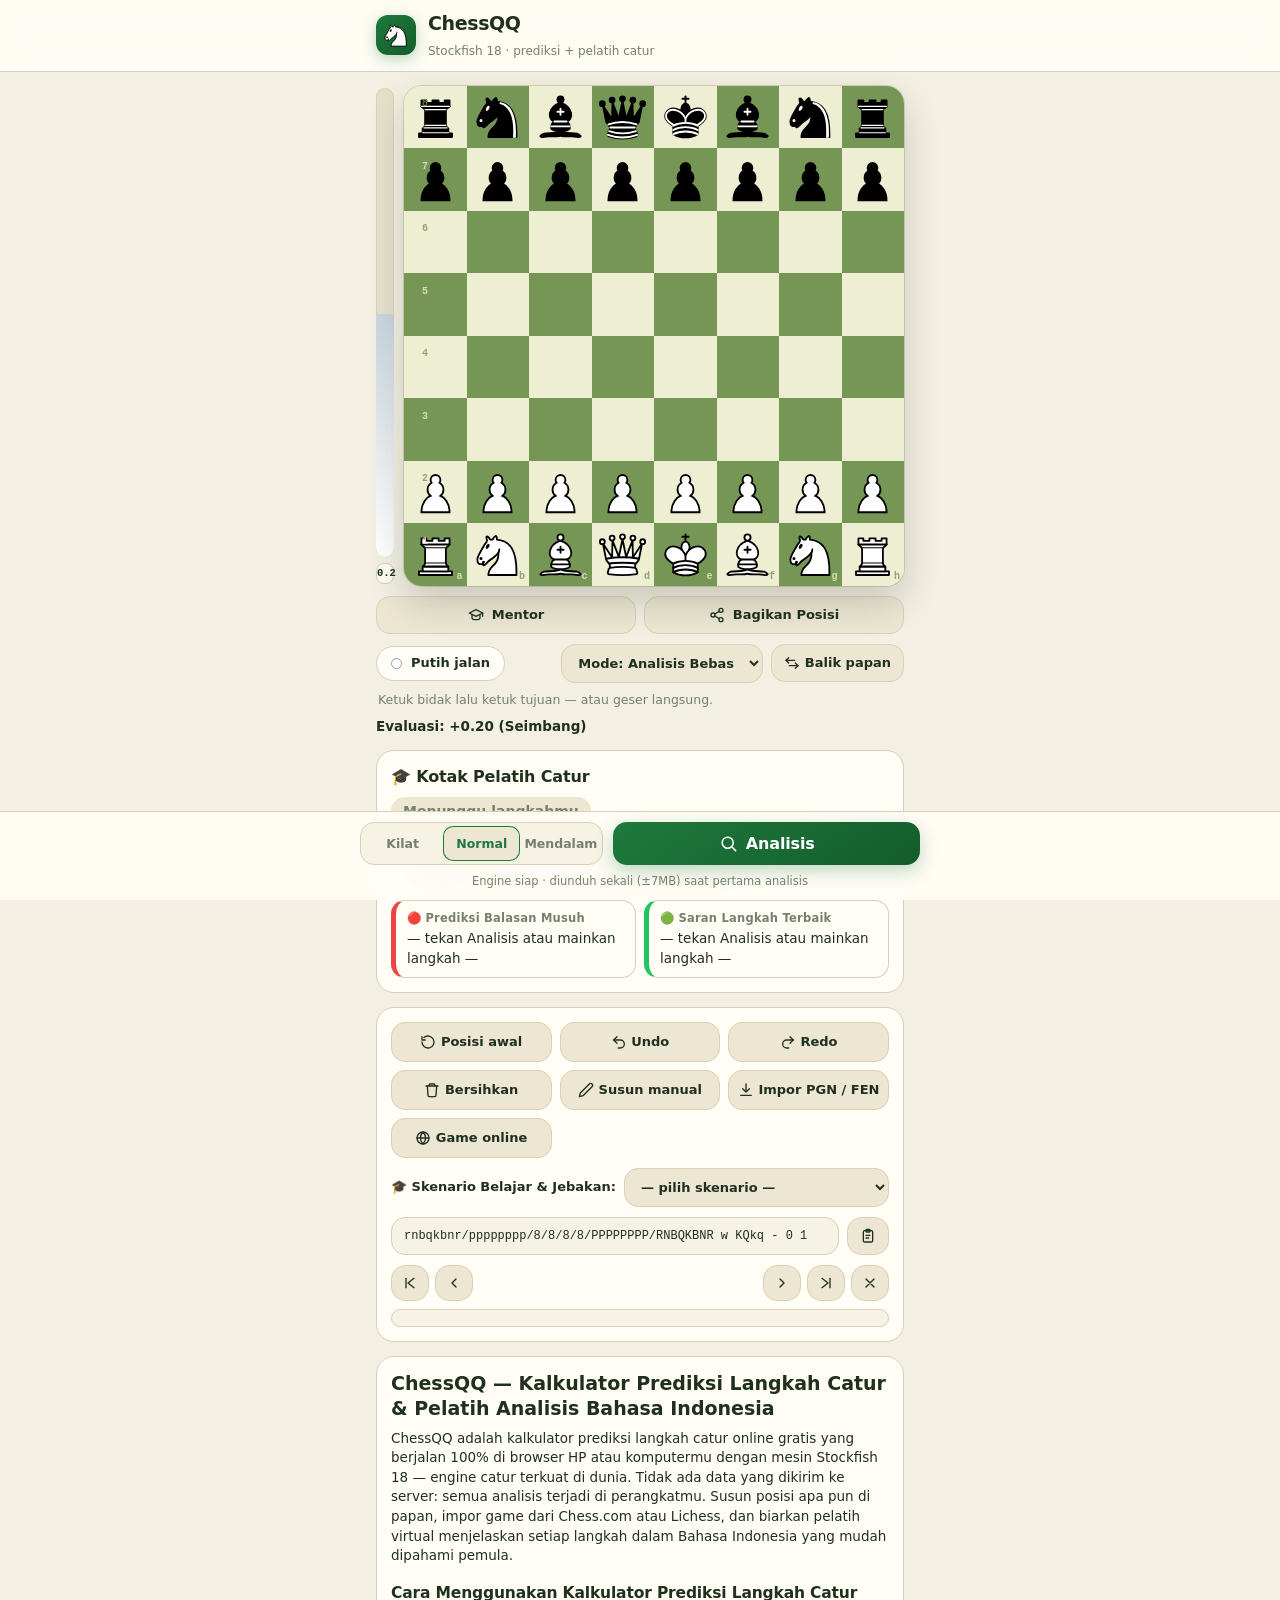
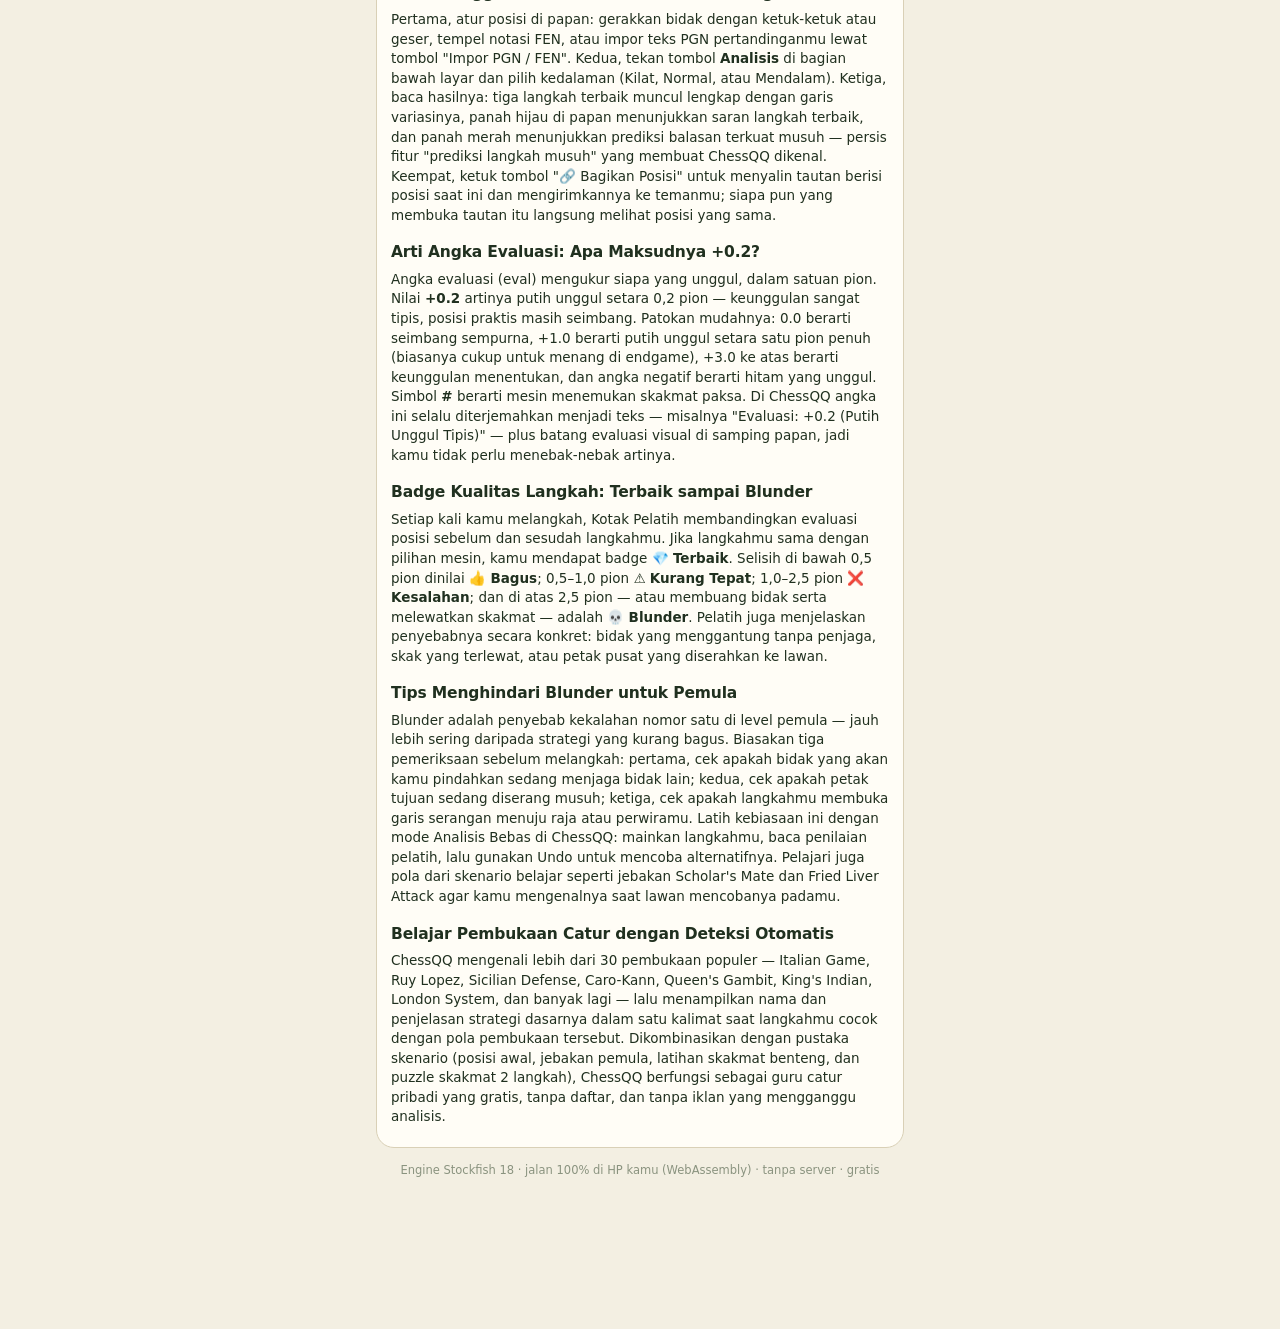
<file: index.html>
<!doctype html>
<html lang="id">
<head>
<meta charset="utf-8">
<meta name="google-site-verification" content="NwryzLwTbI3z3snM5yOTWtQFbcRExZVpm91PQWon30o" />
<meta name="viewport" content="width=device-width, initial-scale=1, viewport-fit=cover">
<title>ChessQQ — Kalkulator Prediksi Langkah Catur & Analisis Online Gratis</title>
<meta name="description" content="ChessQQ: kalkulator prediksi langkah catur online gratis berbahasa Indonesia. Analisis posisi dengan Stockfish 18, prediksi balasan musuh, pelatih yang menjelaskan arti evaluasi (+0.2) dan menandai blunder, deteksi pembukaan, dan skenario belajar — 100% gratis, tanpa daftar, jalan langsung di browser HP.">
<meta name="keywords" content="prediksi langkah catur, kalkulator catur, analisis catur online, stockfish online, arti evaluasi catur, deteksi blunder catur, belajar catur bahasa indonesia, pembukaan catur">
<meta property="og:title" content="ChessQQ — Kalkulator Prediksi Langkah Catur & Analisis Online Gratis">
<meta property="og:description" content="Prediksi langkah musuh, pelatih catur Bahasa Indonesia, deteksi blunder & pembukaan — gratis, 100% di browser.">
<meta property="og:type" content="website">
<meta property="og:url" content="https://detta2.github.io/ChessQQ/">
<link rel="stylesheet" href="css/style.css?v=23">
<script type="application/ld+json">
{"@context":"https://schema.org","@type":"FAQPage","mainEntity":[
{"@type":"Question","name":"Bagaimana cara menggunakan kalkulator prediksi langkah catur ChessQQ?","acceptedAnswer":{"@type":"Answer","text":"Susun posisi di papan dengan menggerakkan bidak (atau tempel FEN/PGN dari Chess.com dan Lichess), lalu tekan tombol Analisis. Stockfish 18 akan menghitung 3 langkah terbaik beserta panah prediksi di atas papan: panah hijau adalah saran langkah terbaik, panah merah adalah prediksi balasan terkuat musuh."}},
{"@type":"Question","name":"Apa arti angka evaluasi +0.2 dalam catur?","acceptedAnswer":{"@type":"Answer","text":"Angka evaluasi diukur dalam satuan pion (centipawn). +0.2 berarti putih unggul setara 0,2 pion — keunggulan sangat tipis, posisi praktis seimbang. +1.0 berarti putih unggul setara satu pion penuh. Angka negatif berarti hitam yang unggul, dan simbol # berarti skakmat paksa ditemukan."}},
{"@type":"Question","name":"Apa perbedaan langkah Bagus, Kurang Tepat, Kesalahan, dan Blunder?","acceptedAnswer":{"@type":"Answer","text":"Kotak Pelatih ChessQQ membandingkan evaluasi sebelum dan sesudah langkahmu: selisih di bawah 0,5 pion = Bagus, 0,5–1,0 = Kurang Tepat, 1,0–2,5 = Kesalahan, dan di atas 2,5 pion (atau membuang bidak/skakmat) = Blunder. Langkah yang sama persis dengan pilihan mesin diberi badge Terbaik."}},
{"@type":"Question","name":"Bagaimana cara menghindari blunder saat bermain catur?","acceptedAnswer":{"@type":"Answer","text":"Sebelum melangkah, biasakan 3 cek: (1) apakah bidak yang akan kupindah sedang menjaga bidak lain, (2) apakah petak tujuan diserang musuh (bidak menggantung), (3) apakah langkahku membuka serangan ke raja atau perwiraku. Gunakan Peta Bahaya dan Kotak Pelatih di ChessQQ untuk melatih kebiasaan ini."}},
{"@type":"Question","name":"Apakah ChessQQ gratis dan harus menginstal aplikasi?","acceptedAnswer":{"@type":"Answer","text":"Gratis sepenuhnya dan tanpa instalasi. Engine Stockfish 18 berjalan 100% di browser HP atau komputermu (WebAssembly), posisi yang kamu analisis tidak dikirim ke server mana pun."}}]}
</script>
</head>
<body>
<header class="topbar">
  <div class="brand">
    <span class="mark"><img src="img/pieces/wN.svg" alt="ChessQQ"></span>
    <div class="brand-tx">
      <div class="brand-name">ChessQQ</div>
      <span class="tag">Stockfish 18 · prediksi + pelatih catur</span>
    </div>
  </div>
</header>

<main>
  <section class="board-sec">
    <div class="board-wrap">
      <div class="evalbar" title="Evaluasi (perspektif putih)">
        <div class="eval-track"><div id="evalfill"></div></div>
        <span id="evallabel">0.0</span>
      </div>
      <div id="board">
        <div id="squares"></div>
        <svg id="arrows" viewBox="0 0 800 800" preserveAspectRatio="none"></svg>
      </div>
    </div>
    <div class="board-actions">
      <button id="mentor-fab" class="mini"><i data-ic="cap"></i> Mentor</button>
      <button id="btn-share" class="mini"><i data-ic="share"></i> Bagikan Posisi</button>
      <button id="preview-chip" class="mini" hidden><i data-ic="back"></i> Kembali ke posisi</button>
    </div>
    <div class="board-meta">
      <span id="turn-chip"><span class="dot w"></span>Putih jalan</span>
      <div class="meta-right">
        <select id="auto-sel" class="mini" title="Mode permainan">
          <option value="off">Mode: Analisis Bebas</option>
          <option value="w">Mode: Bot Putih</option>
          <option value="b">Mode: Bot Hitam</option>
        </select>
        <button id="btn-flip" class="mini"><i data-ic="swap"></i> Balik papan</button>
      </div>
    </div>
    <p class="hint-line">Ketuk bidak lalu ketuk tujuan — atau geser langsung.</p>
    <p id="eval-text" class="eval-text">Evaluasi: +0.20 (Seimbang)</p>
    <p id="opening-line" class="opening-line" hidden>📖 <b id="opening-name"></b> — <span id="opening-desc"></span></p>
  </section>

  <section class="card coach" id="coach-card">
    <h2>🎓 Kotak Pelatih Catur</h2>
    <div id="coach-verdict" class="coach-verdict"><span class="coach-badge none">Menunggu langkahmu</span></div>
    <ul id="coach-explain" class="coach-explain">
      <li>Mainkan satu langkah di papan — pelatih menilai langkahmu (💎 Terbaik / 👍 Bagus / ⚠️ Kurang Tepat / ❌ Kesalahan / 💀 Blunder) dan menjelaskan alasannya dalam Bahasa Indonesia.</li>
    </ul>
    <div class="coach-grid">
      <div class="coach-cell enemy">
        <p class="coach-cap">🔴 Prediksi Balasan Musuh</p>
        <p id="coach-enemy" class="coach-move">— tekan Analisis atau mainkan langkah —</p>
      </div>
      <div class="coach-cell best">
        <p class="coach-cap">🟢 Saran Langkah Terbaik</p>
        <p id="coach-best" class="coach-move">— tekan Analisis atau mainkan langkah —</p>
      </div>
    </div>
  </section>

  <section class="card">
    <div class="btn-grid">
      <button id="btn-start" class="mini"><i data-ic="reset"></i> Posisi awal</button>
      <button id="btn-undo" class="mini"><i data-ic="undo"></i> Undo</button>
      <button id="btn-redo" class="mini"><i data-ic="redo"></i> Redo</button>
      <button id="btn-clear" class="mini"><i data-ic="trash"></i> Bersihkan</button>
      <button id="btn-edit" class="mini"><i data-ic="pencil"></i> Susun manual</button>
      <button id="btn-pgn" class="mini"><i data-ic="download"></i> Impor PGN / FEN</button>
      <button id="btn-online" class="mini"><i data-ic="globe"></i> Game online</button>
    </div>
    <div class="scenario-row">
      <label for="scenario-sel">🎓 Skenario Belajar &amp; Jebakan:</label>
      <select id="scenario-sel" class="mini">
        <option value="">— pilih skenario —</option>
      </select>
    </div>
    <p class="tip" id="scenario-note" hidden></p>
    <div class="fen-row fen-below">
      <input id="fen" spellcheck="false" autocomplete="off"
        placeholder="rnbqkbnr/pppppppp/8/8/8/8/PPPPPPPP/RNBQKBNR w KQkq - 0 1">
      <button id="btn-paste" class="mini" title="Tempel dari clipboard"><i data-ic="clipboard"></i></button>
    </div>
    <div id="pgn-nav" hidden>
      <button id="pgn-first" class="mini" title="Awal game"><i data-ic="skip-back"></i></button>
      <button id="pgn-prev" class="mini" title="Langkah sebelumnya"><i data-ic="chev-left"></i></button>
      <span id="pgn-label"></span>
      <button id="pgn-next" class="mini" title="Langkah berikut"><i data-ic="chev-right"></i></button>
      <button id="pgn-last" class="mini" title="Akhir game"><i data-ic="skip-fwd"></i></button>
      <button id="pgn-exit" class="mini" title="Tutup PGN"><i data-ic="x"></i></button>
    </div>
    <div id="pgn-moves" hidden></div>
    <div id="pgn-panel" hidden>
      <textarea id="pgn-text" rows="4" spellcheck="false"
        placeholder="Tempel teks PGN di sini…&#10;&#10;Contoh:&#10;1. e4 e5 2. Nf3 Nc6 3. Bb5 a6 *"></textarea>
      <div class="row">
        <button id="btn-pgn-open" class="mini"><i data-ic="play"></i> Buka game</button>
        <button id="btn-pgn-close" class="mini"><i data-ic="x"></i> Tutup</button>
      </div>
    </div>
    <div id="online-panel" hidden>
      <div class="fen-row">
        <input id="online-user" spellcheck="false" autocomplete="off" placeholder="username">
        <select id="online-src" class="mini" aria-label="Sumber">
          <option value="chesscom">chess.com</option>
          <option value="lichess">lichess</option>
        </select>
        <button id="btn-online-go" class="mini" title="Cari game"><i data-ic="search"></i></button>
      </div>
      <div id="online-list"></div>
      <div class="row"><button id="btn-online-close" class="mini"><i data-ic="x"></i> Tutup</button></div>
    </div>
    <div id="editor" hidden>
      <div id="palette"></div>
      <div class="row">
        <span class="lbl">Giliran:</span>
        <button id="turn-w" class="seg on"><span class="dot w"></span> Putih</button>
        <button id="turn-b" class="seg"><span class="dot b"></span> Hitam</button>
      </div>
      <p class="tip">Ketuk bidak di atas, lalu ketuk kotak di papan. Pilih penghapus lalu ketuk kotak untuk menghapus.</p>
    </div>
  </section>

  <section class="card results" id="results-card" hidden>
    <h2><i data-ic="target"></i> Prediksi langkah musuh</h2>
    <p class="tip" id="predict-note"></p>
    <p class="tip threat" id="threat-line" hidden></p>
    <ol id="moves"></ol>
  </section>

  <section class="card" id="history-card" hidden>
    <h2>📜 Riwayat Langkah</h2>
    <p class="tip">Ketuk langkah untuk melompat ke posisi itu. Undo/Redo juga tersedia di tombol kontrol.</p>
    <div id="history-moves" class="pgn-moves"></div>
  </section>

  <section class="card seo-guide">
    <h1>ChessQQ — Kalkulator Prediksi Langkah Catur &amp; Pelatih Analisis Bahasa Indonesia</h1>
    <p>ChessQQ adalah kalkulator prediksi langkah catur online gratis yang berjalan 100% di browser HP atau komputermu dengan mesin Stockfish 18 — engine catur terkuat di dunia. Tidak ada data yang dikirim ke server: semua analisis terjadi di perangkatmu. Susun posisi apa pun di papan, impor game dari Chess.com atau Lichess, dan biarkan pelatih virtual menjelaskan setiap langkah dalam Bahasa Indonesia yang mudah dipahami pemula.</p>

    <h2>Cara Menggunakan Kalkulator Prediksi Langkah Catur</h2>
    <p>Pertama, atur posisi di papan: gerakkan bidak dengan ketuk-ketuk atau geser, tempel notasi FEN, atau impor teks PGN pertandinganmu lewat tombol "Impor PGN / FEN". Kedua, tekan tombol <b>Analisis</b> di bagian bawah layar dan pilih kedalaman (Kilat, Normal, atau Mendalam). Ketiga, baca hasilnya: tiga langkah terbaik muncul lengkap dengan garis variasinya, panah hijau di papan menunjukkan saran langkah terbaik, dan panah merah menunjukkan prediksi balasan terkuat musuh — persis fitur "prediksi langkah musuh" yang membuat ChessQQ dikenal. Keempat, ketuk tombol "🔗 Bagikan Posisi" untuk menyalin tautan berisi posisi saat ini dan mengirimkannya ke temanmu; siapa pun yang membuka tautan itu langsung melihat posisi yang sama.</p>

    <h2>Arti Angka Evaluasi: Apa Maksudnya +0.2?</h2>
    <p>Angka evaluasi (eval) mengukur siapa yang unggul, dalam satuan pion. Nilai <b>+0.2</b> artinya putih unggul setara 0,2 pion — keunggulan sangat tipis, posisi praktis masih seimbang. Patokan mudahnya: 0.0 berarti seimbang sempurna, +1.0 berarti putih unggul setara satu pion penuh (biasanya cukup untuk menang di endgame), +3.0 ke atas berarti keunggulan menentukan, dan angka negatif berarti hitam yang unggul. Simbol <b>#</b> berarti mesin menemukan skakmat paksa. Di ChessQQ angka ini selalu diterjemahkan menjadi teks — misalnya "Evaluasi: +0.2 (Putih Unggul Tipis)" — plus batang evaluasi visual di samping papan, jadi kamu tidak perlu menebak-nebak artinya.</p>

    <h2>Badge Kualitas Langkah: Terbaik sampai Blunder</h2>
    <p>Setiap kali kamu melangkah, Kotak Pelatih membandingkan evaluasi posisi sebelum dan sesudah langkahmu. Jika langkahmu sama dengan pilihan mesin, kamu mendapat badge 💎 <b>Terbaik</b>. Selisih di bawah 0,5 pion dinilai 👍 <b>Bagus</b>; 0,5–1,0 pion ⚠️ <b>Kurang Tepat</b>; 1,0–2,5 pion ❌ <b>Kesalahan</b>; dan di atas 2,5 pion — atau membuang bidak serta melewatkan skakmat — adalah 💀 <b>Blunder</b>. Pelatih juga menjelaskan penyebabnya secara konkret: bidak yang menggantung tanpa penjaga, skak yang terlewat, atau petak pusat yang diserahkan ke lawan.</p>

    <h2>Tips Menghindari Blunder untuk Pemula</h2>
    <p>Blunder adalah penyebab kekalahan nomor satu di level pemula — jauh lebih sering daripada strategi yang kurang bagus. Biasakan tiga pemeriksaan sebelum melangkah: pertama, cek apakah bidak yang akan kamu pindahkan sedang menjaga bidak lain; kedua, cek apakah petak tujuan sedang diserang musuh; ketiga, cek apakah langkahmu membuka garis serangan menuju raja atau perwiramu. Latih kebiasaan ini dengan mode Analisis Bebas di ChessQQ: mainkan langkahmu, baca penilaian pelatih, lalu gunakan Undo untuk mencoba alternatifnya. Pelajari juga pola dari skenario belajar seperti jebakan Scholar's Mate dan Fried Liver Attack agar kamu mengenalnya saat lawan mencobanya padamu.</p>

    <h2>Belajar Pembukaan Catur dengan Deteksi Otomatis</h2>
    <p>ChessQQ mengenali lebih dari 30 pembukaan populer — Italian Game, Ruy Lopez, Sicilian Defense, Caro-Kann, Queen's Gambit, King's Indian, London System, dan banyak lagi — lalu menampilkan nama dan penjelasan strategi dasarnya dalam satu kalimat saat langkahmu cocok dengan pola pembukaan tersebut. Dikombinasikan dengan pustaka skenario (posisi awal, jebakan pemula, latihan skakmat benteng, dan puzzle skakmat 2 langkah), ChessQQ berfungsi sebagai guru catur pribadi yang gratis, tanpa daftar, dan tanpa iklan yang mengganggu analisis.</p>
  </section>

  <footer>Engine Stockfish 18 · jalan 100% di HP kamu (WebAssembly) · tanpa server · gratis</footer>
</main>

<div id="mentor-modal" hidden>
  <div class="mentor-sheet">
    <div class="mentor-head">
      <span><i data-ic="cap"></i> Mentor ChessQQ</span>
      <button id="mentor-close" aria-label="Tutup"><i data-ic="x"></i></button>
    </div>
    <div id="mentor-body"></div>
  </div>
</div>

<div class="dock">
  <div class="dock-inner">
    <div class="seg-group" id="depth-seg" role="group" aria-label="Kedalaman analisis">
      <button data-d="10">Kilat</button>
      <button data-d="16" class="on">Normal</button>
      <button data-d="22">Mendalam</button>
    </div>
    <button id="btn-analyze" class="primary"><i data-ic="search"></i> Analisis</button>
  </div>
  <div id="engine-status">Engine siap · diunduh sekali (±7MB) saat pertama analisis</div>
  <div class="progress" id="progress" hidden><div id="progress-fill"></div></div>
</div>

<div id="debug" hidden>
  <div class="dbg-head">DEBUG <span id="dbg-clock"></span></div>
  <pre id="dbg-log"></pre>
</div>
<script src="js/engine.js?v=23"></script>
<script type="module" src="js/app.js?v=23"></script>
<script>
/* Service worker: cache engine + app biar load berikutnya instan & offline-ready. */
if ("serviceWorker" in navigator) {
  window.addEventListener("load", () => {
    navigator.serviceWorker.register("sw.js").catch(() => {});
  });
}
</script>
</body>
</html>
</file>
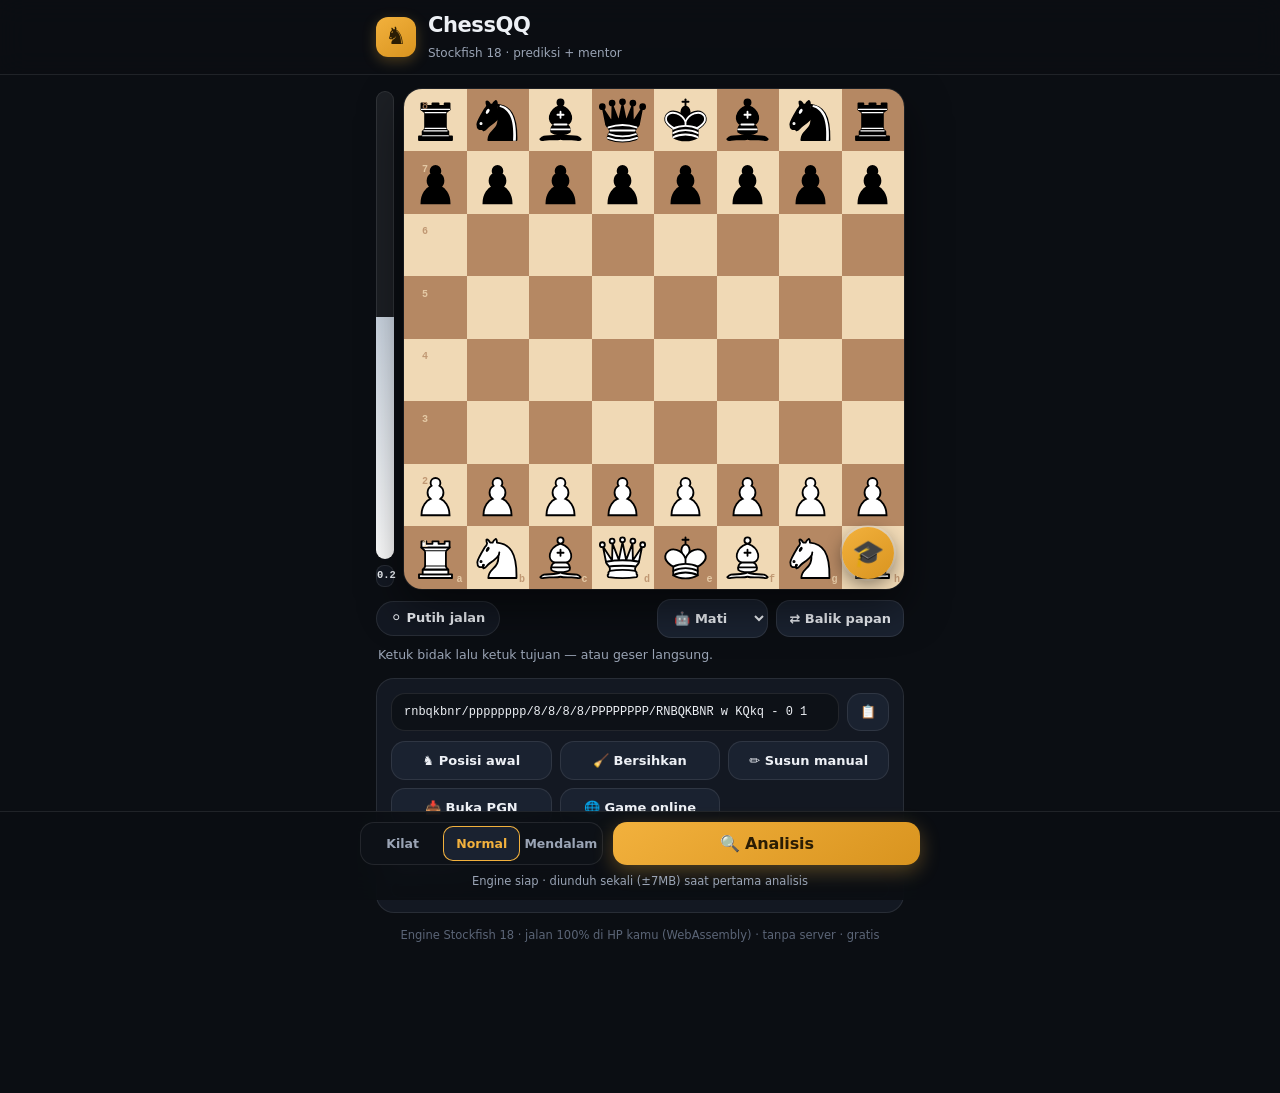
<file: android/app/src/main/assets/www/index.html>
<!doctype html>
<html lang="id">
<head>
<meta charset="utf-8">
<meta name="viewport" content="width=device-width, initial-scale=1, viewport-fit=cover">
<title>♞ ChessQQ — Prediksi Langkah Musuh</title>
<link rel="stylesheet" href="css/style.css?v=14">
</head>
<body>
<header class="topbar">
  <div class="brand">
    <span class="mark">♞</span>
    <div class="brand-tx">
      <h1>ChessQQ</h1>
      <span class="tag">Stockfish 18 · prediksi + mentor</span>
    </div>
  </div>
</header>

<main>
  <section class="board-sec">
    <div class="board-wrap">
      <div class="evalbar" title="Evaluasi (perspektif putih)">
        <div class="eval-track"><div id="evalfill"></div></div>
        <span id="evallabel">0.0</span>
      </div>
      <div id="board">
        <div id="squares"></div>
        <svg id="arrows" viewBox="0 0 800 800" preserveAspectRatio="none"></svg>
        <button id="preview-chip" hidden>← Kembali ke posisi</button>
        <button id="mentor-fab" title="Tanya Mentor">🎓</button>
      </div>
    </div>
    <div class="board-meta">
      <span id="turn-chip">⚪ Putih jalan</span>
      <div class="meta-right">
        <select id="auto-sel" class="mini" title="Bot otomatis">
          <option value="off">🤖 Mati</option>
          <option value="w">🤖 Putih</option>
          <option value="b">🤖 Hitam</option>
        </select>
        <button id="btn-flip" class="mini">⇄ Balik papan</button>
      </div>
    </div>
    <p class="hint-line">Ketuk bidak lalu ketuk tujuan — atau geser langsung.</p>
  </section>

  <section class="card">
    <div class="fen-row">
      <input id="fen" spellcheck="false" autocomplete="off"
        placeholder="rnbqkbnr/pppppppp/8/8/8/8/PPPPPPPP/RNBQKBNR w KQkq - 0 1">
      <button id="btn-paste" class="mini" title="Tempel dari clipboard">📋</button>
    </div>
    <div class="btn-grid">
      <button id="btn-start" class="mini">♞ Posisi awal</button>
      <button id="btn-clear" class="mini">🧹 Bersihkan</button>
      <button id="btn-edit" class="mini">✏️ Susun manual</button>
      <button id="btn-pgn" class="mini">📥 Buka PGN</button>
      <button id="btn-online" class="mini">🌐 Game online</button>
    </div>
    <div id="pgn-panel" hidden>
      <textarea id="pgn-text" rows="4" spellcheck="false"
        placeholder="Tempel teks PGN di sini…&#10;&#10;Contoh:&#10;1. e4 e5 2. Nf3 Nc6 3. Bb5 a6 *"></textarea>
      <div class="row">
        <button id="btn-pgn-open" class="mini">▶ Buka game</button>
        <button id="btn-pgn-close" class="mini">Tutup</button>
      </div>
    </div>
    <div id="online-panel" hidden>
      <div class="fen-row">
        <input id="online-user" spellcheck="false" autocomplete="off" placeholder="username">
        <select id="online-src" class="mini" aria-label="Sumber">
          <option value="chesscom">chess.com</option>
          <option value="lichess">lichess</option>
        </select>
        <button id="btn-online-go" class="mini" title="Cari game">🔎</button>
      </div>
      <div id="online-list"></div>
      <div class="row"><button id="btn-online-close" class="mini">Tutup</button></div>
    </div>
    <div id="pgn-nav" hidden>
      <button id="pgn-first" class="mini" title="Awal game">⏮</button>
      <button id="pgn-prev" class="mini" title="Langkah sebelumnya">◀</button>
      <span id="pgn-label"></span>
      <button id="pgn-next" class="mini" title="Langkah berikut">▶</button>
      <button id="pgn-last" class="mini" title="Akhir game">⏭</button>
      <button id="pgn-exit" class="mini" title="Tutup PGN">✕</button>
    </div>
    <div id="pgn-moves" hidden></div>
    <div id="editor" hidden>
      <div id="palette"></div>
      <div class="row">
        <span class="lbl">Giliran:</span>
        <button id="turn-w" class="seg on">⚪ Putih</button>
        <button id="turn-b" class="seg">⚫ Hitam</button>
      </div>
      <p class="tip">Ketuk bidak di atas, lalu ketuk kotak di papan. Ketuk 🧽 lalu kotak untuk menghapus.</p>
    </div>
  </section>

  <section class="card results" id="results-card" hidden>
    <h2>🎯 Prediksi langkah musuh</h2>
    <p class="tip" id="predict-note"></p>
    <p class="tip threat" id="threat-line" hidden></p>
    <ol id="moves"></ol>
  </section>

  <footer>Engine Stockfish 18 · jalan 100% di HP kamu (WebAssembly) · tanpa server · gratis</footer>
</main>

<div id="mentor-modal" hidden>
  <div class="mentor-sheet">
    <div class="mentor-head">
      <span>🎓 Mentor ChessQQ</span>
      <button id="mentor-close" aria-label="Tutup">✕</button>
    </div>
    <div id="mentor-body"></div>
  </div>
</div>

<div class="dock">
  <div class="dock-inner">
    <div class="seg-group" id="depth-seg" role="group" aria-label="Kedalaman analisis">
      <button data-d="10">Kilat</button>
      <button data-d="16" class="on">Normal</button>
      <button data-d="22">Mendalam</button>
    </div>
    <button id="btn-analyze" class="primary">🔍 Analisis</button>
  </div>
  <div id="engine-status">Engine siap · diunduh sekali (±7MB) saat pertama analisis</div>
  <div class="progress" id="progress" hidden><div id="progress-fill"></div></div>
</div>

<div id="debug" hidden>
  <div class="dbg-head">DEBUG <span id="dbg-clock"></span></div>
  <pre id="dbg-log"></pre>
</div>
<script src="engine/worker-src.js"></script>
<script src="js/engine.js?v=14"></script>
<script type="module" src="js/app.js?v=14"></script>
<script>
/* Service worker: cache engine + app biar load berikutnya instan & offline-ready. */
if ("serviceWorker" in navigator) {
  window.addEventListener("load", () => {
    navigator.serviceWorker.register("sw.js").catch(() => {});
  });
}
</script>
</body>
</html>
</file>
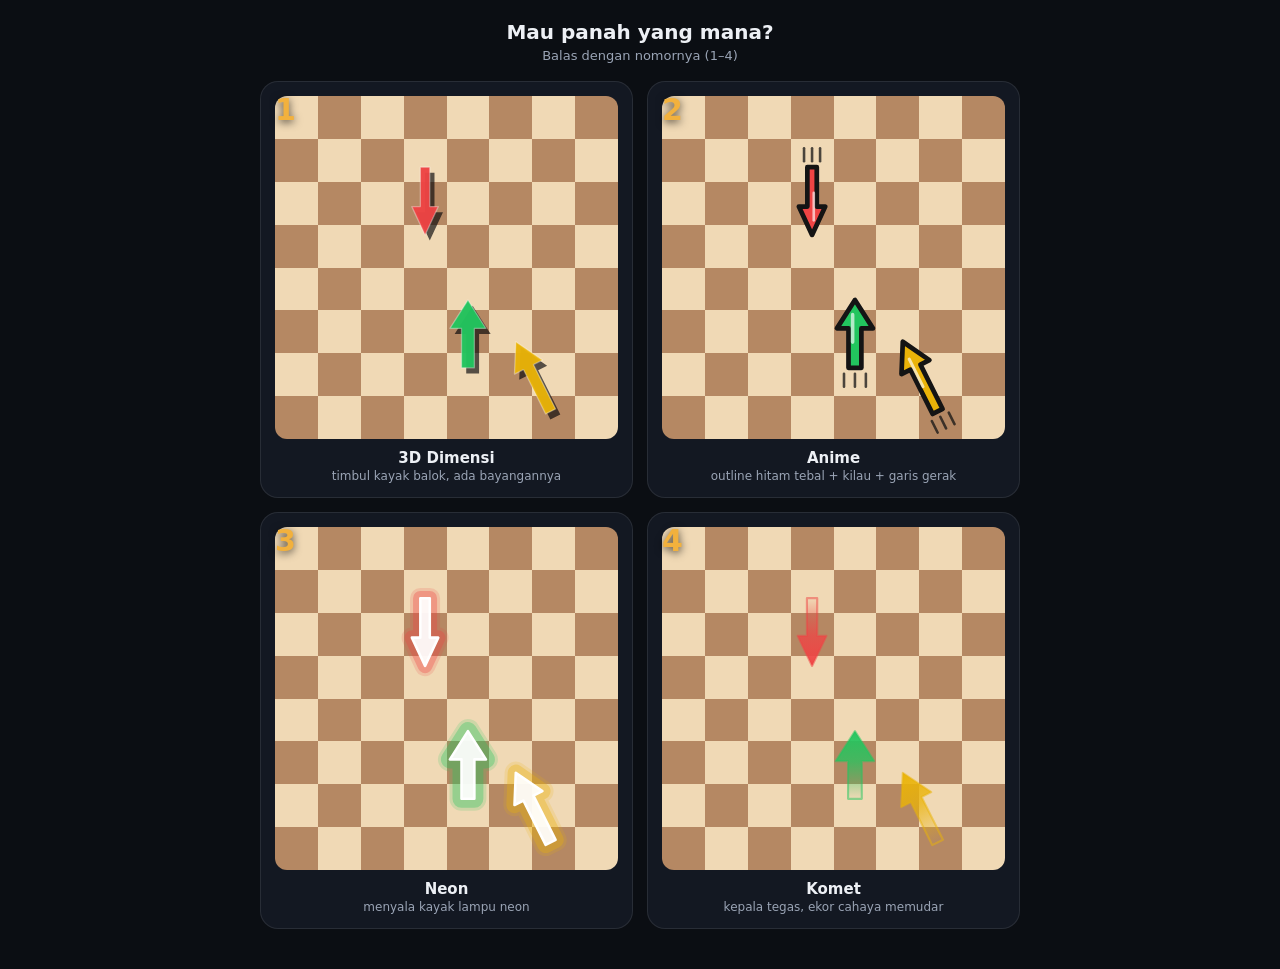
<file: panah.html>
<!doctype html>
<html lang="id">
<head>
<meta charset="utf-8">
<meta name="viewport" content="width=device-width, initial-scale=1">
<title>Pilih gaya panah</title>
<style>
*{box-sizing:border-box}body{margin:0;background:#0b0e13;color:#edf0f5;font-family:system-ui,-apple-system,"Segoe UI",Roboto,sans-serif;padding:20px 16px 40px}
h1{font-size:20px;text-align:center;margin:0 0 4px}
.sub{text-align:center;color:#9aa4b5;font-size:13px;margin:0 0 18px}
.grid{display:grid;grid-template-columns:1fr 1fr;gap:14px;max-width:760px;margin:0 auto}
@media(max-width:560px){.grid{grid-template-columns:1fr}}
.opt{background:#131822;border:1px solid rgba(255,255,255,.09);border-radius:18px;padding:14px;position:relative}
.num{position:absolute;top:10px;left:14px;font-size:30px;font-weight:800;color:#f2b13d;z-index:2;text-shadow:0 2px 8px rgba(0,0,0,.7)}
.nm{text-align:center;font-weight:700;margin:10px 0 2px;font-size:15px}
.ds{text-align:center;color:#9aa4b5;font-size:12px;margin:0}
.mini-board{position:relative;width:100%;aspect-ratio:1;border-radius:12px;overflow:hidden}
.sq-grid{display:grid;grid-template-columns:repeat(8,1fr);grid-template-rows:repeat(8,1fr);width:100%;height:100%}
.sq.l{background:#f0d9b5}.sq.d{background:#b58863}
svg.ar{position:absolute;inset:0;width:100%;height:100%}
</style>
</head>
<body>
<h1>Mau panah yang mana?</h1>
<p class="sub">Balas dengan nomornya (1–4)</p>
<div class="grid">
<div class="opt"><div class="num">1</div><div class="mini-board"><div class="sq-grid"><div class="sq l"></div><div class="sq d"></div><div class="sq l"></div><div class="sq d"></div><div class="sq l"></div><div class="sq d"></div><div class="sq l"></div><div class="sq d"></div><div class="sq d"></div><div class="sq l"></div><div class="sq d"></div><div class="sq l"></div><div class="sq d"></div><div class="sq l"></div><div class="sq d"></div><div class="sq l"></div><div class="sq l"></div><div class="sq d"></div><div class="sq l"></div><div class="sq d"></div><div class="sq l"></div><div class="sq d"></div><div class="sq l"></div><div class="sq d"></div><div class="sq d"></div><div class="sq l"></div><div class="sq d"></div><div class="sq l"></div><div class="sq d"></div><div class="sq l"></div><div class="sq d"></div><div class="sq l"></div><div class="sq l"></div><div class="sq d"></div><div class="sq l"></div><div class="sq d"></div><div class="sq l"></div><div class="sq d"></div><div class="sq l"></div><div class="sq d"></div><div class="sq d"></div><div class="sq l"></div><div class="sq d"></div><div class="sq l"></div><div class="sq d"></div><div class="sq l"></div><div class="sq d"></div><div class="sq l"></div><div class="sq l"></div><div class="sq d"></div><div class="sq l"></div><div class="sq d"></div><div class="sq l"></div><div class="sq d"></div><div class="sq l"></div><div class="sq d"></div><div class="sq d"></div><div class="sq l"></div><div class="sq d"></div><div class="sq l"></div><div class="sq d"></div><div class="sq l"></div><div class="sq d"></div><div class="sq l"></div></div><svg class="ar" viewBox="0 0 800 800"><g><path d="M339,166L339,258L319.2,258L350,324L380.8,258L361,258L361,166Z" fill="rgba(5,6,9,.65)" transform="translate(11,13)"/><path d="M339,166L339,258L319.2,258L350,324L380.8,258L361,258L361,166Z" fill="#ef4444" stroke="rgba(255,255,255,.35)" stroke-width="3" stroke-linejoin="round" fill-opacity=".96"/></g><g><path d="M654.4721359549995,729.8753882025019L602.771204268995,626.4735248304928L623.7008005383931,616.0087266957937L561.6275534829989,573.2551069659978L558.5865010335991,648.5658764481907L579.5160973029972,638.1010783134916L631.2170289890017,741.5029416855009Z" fill="rgba(5,6,9,.65)" transform="translate(11,13)"/><path d="M654.4721359549995,729.8753882025019L602.771204268995,626.4735248304928L623.7008005383931,616.0087266957937L561.6275534829989,573.2551069659978L558.5865010335991,648.5658764481907L579.5160973029972,638.1010783134916L631.2170289890017,741.5029416855009Z" fill="#eab308" stroke="rgba(255,255,255,.35)" stroke-width="3" stroke-linejoin="round" fill-opacity=".96"/></g><g><path d="M465,634L465,542L492,542L450,476L408,542L435,542L435,634Z" fill="rgba(5,6,9,.65)" transform="translate(11,13)"/><path d="M465,634L465,542L492,542L450,476L408,542L435,542L435,634Z" fill="#22c55e" stroke="rgba(255,255,255,.35)" stroke-width="3" stroke-linejoin="round" fill-opacity=".96"/></g></svg></div><p class="nm">3D Dimensi</p><p class="ds">timbul kayak balok, ada bayangannya</p></div>
<div class="opt"><div class="num">2</div><div class="mini-board"><div class="sq-grid"><div class="sq l"></div><div class="sq d"></div><div class="sq l"></div><div class="sq d"></div><div class="sq l"></div><div class="sq d"></div><div class="sq l"></div><div class="sq d"></div><div class="sq d"></div><div class="sq l"></div><div class="sq d"></div><div class="sq l"></div><div class="sq d"></div><div class="sq l"></div><div class="sq d"></div><div class="sq l"></div><div class="sq l"></div><div class="sq d"></div><div class="sq l"></div><div class="sq d"></div><div class="sq l"></div><div class="sq d"></div><div class="sq l"></div><div class="sq d"></div><div class="sq d"></div><div class="sq l"></div><div class="sq d"></div><div class="sq l"></div><div class="sq d"></div><div class="sq l"></div><div class="sq d"></div><div class="sq l"></div><div class="sq l"></div><div class="sq d"></div><div class="sq l"></div><div class="sq d"></div><div class="sq l"></div><div class="sq d"></div><div class="sq l"></div><div class="sq d"></div><div class="sq d"></div><div class="sq l"></div><div class="sq d"></div><div class="sq l"></div><div class="sq d"></div><div class="sq l"></div><div class="sq d"></div><div class="sq l"></div><div class="sq l"></div><div class="sq d"></div><div class="sq l"></div><div class="sq d"></div><div class="sq l"></div><div class="sq d"></div><div class="sq l"></div><div class="sq d"></div><div class="sq d"></div><div class="sq l"></div><div class="sq d"></div><div class="sq l"></div><div class="sq d"></div><div class="sq l"></div><div class="sq d"></div><div class="sq l"></div></div><svg class="ar" viewBox="0 0 800 800"><g><line x1="368.7" y1="152" x2="368.7" y2="122" stroke="#141414" stroke-width="6" stroke-linecap="round" opacity=".75"/><line x1="350" y1="152" x2="350" y2="122" stroke="#141414" stroke-width="6" stroke-linecap="round" opacity=".75"/><line x1="331.3" y1="152" x2="331.3" y2="122" stroke="#141414" stroke-width="6" stroke-linecap="round" opacity=".75"/><path d="M339,166L339,258L319.2,258L350,324L380.8,258L361,258L361,166Z" fill="#ef4444" stroke="#141414" stroke-width="11" stroke-linejoin="round"/><line x1="353.96" y1="226" x2="353.96" y2="290" stroke="#fff" stroke-width="6.16" stroke-linecap="round" opacity=".65"/></g><g><line x1="629.3387318879019" y1="758.0945660785492" x2="642.7551397529006" y2="784.9273818085467" stroke="#141414" stroke-width="6" stroke-linecap="round" opacity=".75"/><line x1="649.105572809" y1="748.2111456180002" x2="662.5219806739988" y2="775.0439613479977" stroke="#141414" stroke-width="6" stroke-linecap="round" opacity=".75"/><line x1="668.8724137300982" y1="738.3277251574511" x2="682.2888215950969" y2="765.1605408874486" stroke="#141414" stroke-width="6" stroke-linecap="round" opacity=".75"/><path d="M654.4721359549995,729.8753882025019L602.771204268995,626.4735248304928L623.7008005383931,616.0087266957937L561.6275534829989,573.2551069659978L558.5865010335991,648.5658764481907L579.5160973029972,638.1010783134916L631.2170289890017,741.5029416855009Z" fill="#eab308" stroke="#141414" stroke-width="11" stroke-linejoin="round"/><line x1="608.658663218121" y1="677.7821245709412" x2="576.658663218121" y2="613.7821245709412" stroke="#fff" stroke-width="7.280000000000001" stroke-linecap="round" opacity=".65"/></g><g><line x1="424.5" y1="648" x2="424.5" y2="678" stroke="#141414" stroke-width="6" stroke-linecap="round" opacity=".75"/><line x1="450" y1="648" x2="450" y2="678" stroke="#141414" stroke-width="6" stroke-linecap="round" opacity=".75"/><line x1="475.5" y1="648" x2="475.5" y2="678" stroke="#141414" stroke-width="6" stroke-linecap="round" opacity=".75"/><path d="M465,634L465,542L492,542L450,476L408,542L435,542L435,634Z" fill="#22c55e" stroke="#141414" stroke-width="11" stroke-linejoin="round"/><line x1="444.6" y1="574" x2="444.6" y2="510" stroke="#fff" stroke-width="8.4" stroke-linecap="round" opacity=".65"/></g></svg></div><p class="nm">Anime</p><p class="ds">outline hitam tebal + kilau + garis gerak</p></div>
<div class="opt"><div class="num">3</div><div class="mini-board"><div class="sq-grid"><div class="sq l"></div><div class="sq d"></div><div class="sq l"></div><div class="sq d"></div><div class="sq l"></div><div class="sq d"></div><div class="sq l"></div><div class="sq d"></div><div class="sq d"></div><div class="sq l"></div><div class="sq d"></div><div class="sq l"></div><div class="sq d"></div><div class="sq l"></div><div class="sq d"></div><div class="sq l"></div><div class="sq l"></div><div class="sq d"></div><div class="sq l"></div><div class="sq d"></div><div class="sq l"></div><div class="sq d"></div><div class="sq l"></div><div class="sq d"></div><div class="sq d"></div><div class="sq l"></div><div class="sq d"></div><div class="sq l"></div><div class="sq d"></div><div class="sq l"></div><div class="sq d"></div><div class="sq l"></div><div class="sq l"></div><div class="sq d"></div><div class="sq l"></div><div class="sq d"></div><div class="sq l"></div><div class="sq d"></div><div class="sq l"></div><div class="sq d"></div><div class="sq d"></div><div class="sq l"></div><div class="sq d"></div><div class="sq l"></div><div class="sq d"></div><div class="sq l"></div><div class="sq d"></div><div class="sq l"></div><div class="sq l"></div><div class="sq d"></div><div class="sq l"></div><div class="sq d"></div><div class="sq l"></div><div class="sq d"></div><div class="sq l"></div><div class="sq d"></div><div class="sq d"></div><div class="sq l"></div><div class="sq d"></div><div class="sq l"></div><div class="sq d"></div><div class="sq l"></div><div class="sq d"></div><div class="sq l"></div></div><svg class="ar" viewBox="0 0 800 800"><g><path d="M339,166L339,258L319.2,258L350,324L380.8,258L361,258L361,166Z" fill="#ef4444" stroke="#ef4444" stroke-width="48" stroke-linejoin="round" opacity=".16"/><path d="M339,166L339,258L319.2,258L350,324L380.8,258L361,258L361,166Z" fill="#ef4444" stroke="#ef4444" stroke-width="34" stroke-linejoin="round" opacity=".32"/><path d="M339,166L339,258L319.2,258L350,324L380.8,258L361,258L361,166Z" fill="#ffffff" stroke="#ffffff" stroke-width="6" stroke-linejoin="round" fill-opacity=".92"/></g><g><path d="M654.4721359549995,729.8753882025019L602.771204268995,626.4735248304928L623.7008005383931,616.0087266957937L561.6275534829989,573.2551069659978L558.5865010335991,648.5658764481907L579.5160973029972,638.1010783134916L631.2170289890017,741.5029416855009Z" fill="#eab308" stroke="#eab308" stroke-width="52" stroke-linejoin="round" opacity=".16"/><path d="M654.4721359549995,729.8753882025019L602.771204268995,626.4735248304928L623.7008005383931,616.0087266957937L561.6275534829989,573.2551069659978L558.5865010335991,648.5658764481907L579.5160973029972,638.1010783134916L631.2170289890017,741.5029416855009Z" fill="#eab308" stroke="#eab308" stroke-width="38" stroke-linejoin="round" opacity=".32"/><path d="M654.4721359549995,729.8753882025019L602.771204268995,626.4735248304928L623.7008005383931,616.0087266957937L561.6275534829989,573.2551069659978L558.5865010335991,648.5658764481907L579.5160973029972,638.1010783134916L631.2170289890017,741.5029416855009Z" fill="#ffffff" stroke="#ffffff" stroke-width="6" stroke-linejoin="round" fill-opacity=".92"/></g><g><path d="M465,634L465,542L492,542L450,476L408,542L435,542L435,634Z" fill="#22c55e" stroke="#22c55e" stroke-width="56" stroke-linejoin="round" opacity=".16"/><path d="M465,634L465,542L492,542L450,476L408,542L435,542L435,634Z" fill="#22c55e" stroke="#22c55e" stroke-width="42" stroke-linejoin="round" opacity=".32"/><path d="M465,634L465,542L492,542L450,476L408,542L435,542L435,634Z" fill="#ffffff" stroke="#ffffff" stroke-width="6" stroke-linejoin="round" fill-opacity=".92"/></g></svg></div><p class="nm">Neon</p><p class="ds">menyala kayak lampu neon</p></div>
<div class="opt"><div class="num">4</div><div class="mini-board"><div class="sq-grid"><div class="sq l"></div><div class="sq d"></div><div class="sq l"></div><div class="sq d"></div><div class="sq l"></div><div class="sq d"></div><div class="sq l"></div><div class="sq d"></div><div class="sq d"></div><div class="sq l"></div><div class="sq d"></div><div class="sq l"></div><div class="sq d"></div><div class="sq l"></div><div class="sq d"></div><div class="sq l"></div><div class="sq l"></div><div class="sq d"></div><div class="sq l"></div><div class="sq d"></div><div class="sq l"></div><div class="sq d"></div><div class="sq l"></div><div class="sq d"></div><div class="sq d"></div><div class="sq l"></div><div class="sq d"></div><div class="sq l"></div><div class="sq d"></div><div class="sq l"></div><div class="sq d"></div><div class="sq l"></div><div class="sq l"></div><div class="sq d"></div><div class="sq l"></div><div class="sq d"></div><div class="sq l"></div><div class="sq d"></div><div class="sq l"></div><div class="sq d"></div><div class="sq d"></div><div class="sq l"></div><div class="sq d"></div><div class="sq l"></div><div class="sq d"></div><div class="sq l"></div><div class="sq d"></div><div class="sq l"></div><div class="sq l"></div><div class="sq d"></div><div class="sq l"></div><div class="sq d"></div><div class="sq l"></div><div class="sq d"></div><div class="sq l"></div><div class="sq d"></div><div class="sq d"></div><div class="sq l"></div><div class="sq d"></div><div class="sq l"></div><div class="sq d"></div><div class="sq l"></div><div class="sq d"></div><div class="sq l"></div></div><svg class="ar" viewBox="0 0 800 800"><defs><linearGradient id="kg4_2" gradientUnits="userSpaceOnUse" x1="350" y1="324" x2="350" y2="166"><stop offset="0" stop-color="#ef4444" stop-opacity=".98"/><stop offset=".45" stop-color="#ef4444" stop-opacity=".75"/><stop offset="1" stop-color="#ef4444" stop-opacity="0"/></linearGradient></defs><path d="M338,166L338,254L316.4,254L350,324L383.6,254L362,254L362,166Z" fill="url(#kg4_2)" stroke="#ef4444" stroke-width="5" stroke-linejoin="round" stroke-opacity=".5"/><defs><linearGradient id="kg4_1" gradientUnits="userSpaceOnUse" x1="561.6275534829989" y1="573.2551069659978" x2="642.8445824720006" y2="735.6891649440014"><stop offset="0" stop-color="#eab308" stop-opacity=".98"/><stop offset=".45" stop-color="#eab308" stop-opacity=".75"/><stop offset="1" stop-color="#eab308" stop-opacity="0"/></linearGradient></defs><path d="M655.3665631459994,729.428174607002L605.4544858419947,629.6040199989925L627.9940510551926,618.3342373923936L561.6275534829989,573.2551069659978L557.8709592807993,653.3957832795902L580.4105244939972,642.1260006729913L630.3226017980019,741.9501552810008Z" fill="url(#kg4_1)" stroke="#eab308" stroke-width="5" stroke-linejoin="round" stroke-opacity=".5"/><defs><linearGradient id="kg4_0" gradientUnits="userSpaceOnUse" x1="450" y1="476" x2="450" y2="634"><stop offset="0" stop-color="#22c55e" stop-opacity=".98"/><stop offset=".45" stop-color="#22c55e" stop-opacity=".75"/><stop offset="1" stop-color="#22c55e" stop-opacity="0"/></linearGradient></defs><path d="M466,634L466,546L494.8,546L450,476L405.2,546L434,546L434,634Z" fill="url(#kg4_0)" stroke="#22c55e" stroke-width="5" stroke-linejoin="round" stroke-opacity=".5"/></svg></div><p class="nm">Komet</p><p class="ds">kepala tegas, ekor cahaya memudar</p></div>
</div>
</body>
</html>
</file>
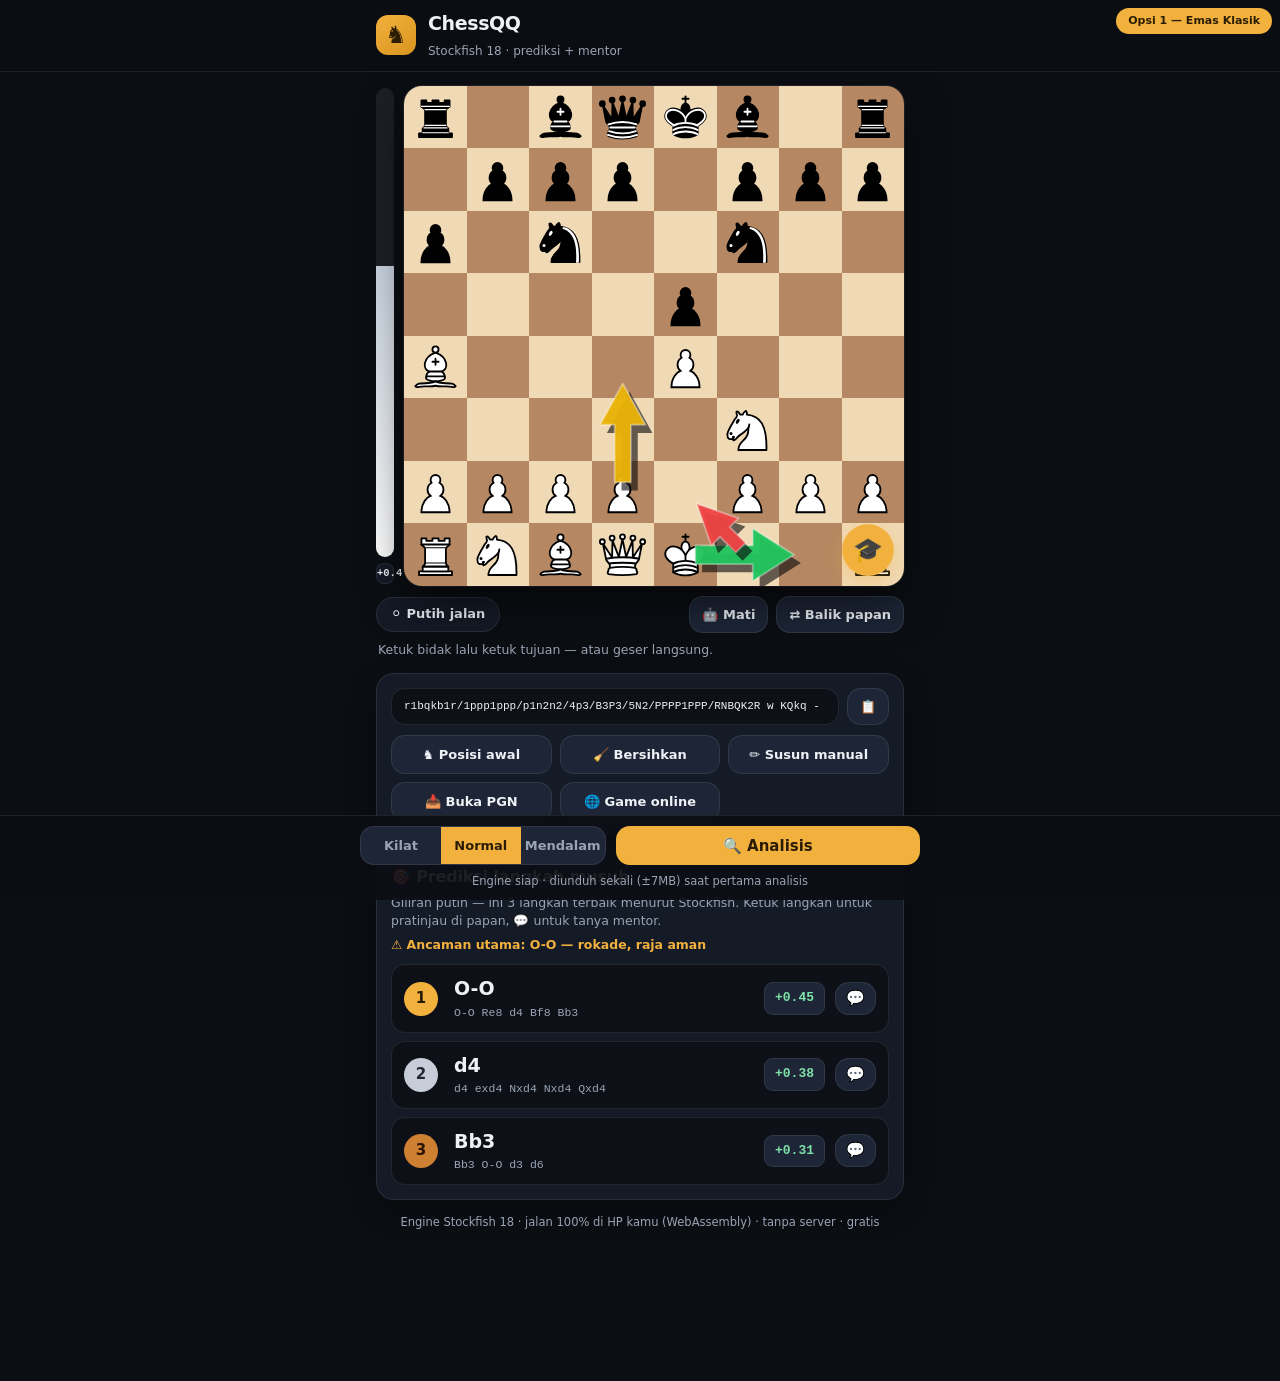
<file: preview/mock.html>
<!doctype html>
<html lang="id">
<head>
<meta charset="utf-8">
<meta name="viewport" content="width=device-width, initial-scale=1">
<title>ChessQQ — Opsi UI</title>
<link rel="stylesheet" href="base.css">
<link rel="stylesheet" id="theme-css" href="t1.css">
</head>
<body>
<div class="opt-badge" id="opt-badge">Opsi 1</div>
<header class="topbar">
  <div class="brand">
    <span class="mark">♞</span>
    <div class="brand-tx"><h1>ChessQQ</h1><span class="tag">Stockfish 18 · prediksi + mentor</span></div>
  </div>
</header>
<main>
  <section class="board-sec">
    <div class="board-wrap">
      <div class="evalbar"><div class="eval-track"><div id="evalfill"></div></div><span id="evallabel">+0.4</span></div>
      <div id="board">
        <div id="squares"></div>
        <svg id="arrows" viewBox="0 0 800 800" preserveAspectRatio="none"></svg>
        <button id="mentor-fab" title="Tanya Mentor">🎓</button>
      </div>
    </div>
    <div class="board-meta">
      <span id="turn-chip">⚪ Putih jalan</span>
      <div class="meta-right">
        <button class="mini">🤖 Mati</button>
        <button class="mini">⇄ Balik papan</button>
      </div>
    </div>
    <p class="hint-line">Ketuk bidak lalu ketuk tujuan — atau geser langsung.</p>
  </section>

  <section class="card">
    <div class="fen-row">
      <input id="fen" spellcheck="false" value="r1bqkb1r/1ppp1ppp/p1n2n2/4p3/B3P3/5N2/PPPP1PPP/RNBQK2R w KQkq - 0 5">
      <button class="mini">📋</button>
    </div>
    <div class="btn-grid">
      <button class="mini">♞ Posisi awal</button>
      <button class="mini">🧹 Bersihkan</button>
      <button class="mini">✏️ Susun manual</button>
      <button class="mini">📥 Buka PGN</button>
      <button class="mini">🌐 Game online</button>
    </div>
  </section>

  <section class="card results">
    <h2>🎯 Prediksi langkah musuh</h2>
    <p class="tip">Giliran putih — ini 3 langkah terbaik menurut Stockfish. Ketuk langkah untuk pratinjau di papan, 💬 untuk tanya mentor.</p>
    <p class="tip threat">⚠️ Ancaman utama: <b>O-O</b> — rokade, raja aman</p>
    <ol id="moves">
      <li><span class="rank r1">1</span><div class="mv-main"><div class="san">O-O</div><div class="pv">O-O Re8 d4 Bf8 Bb3</div></div><span class="eval plus">+0.45</span><button class="mini ask">💬</button></li>
      <li><span class="rank r2">2</span><div class="mv-main"><div class="san">d4</div><div class="pv">d4 exd4 Nxd4 Nxd4 Qxd4</div></div><span class="eval plus">+0.38</span><button class="mini ask">💬</button></li>
      <li><span class="rank r3">3</span><div class="mv-main"><div class="san">Bb3</div><div class="pv">Bb3 O-O d3 d6</div></div><span class="eval plus">+0.31</span><button class="mini ask">💬</button></li>
    </ol>
  </section>

  <footer>Engine Stockfish 18 · jalan 100% di HP kamu (WebAssembly) · tanpa server · gratis</footer>
</main>

<div class="dock">
  <div class="dock-inner">
    <div class="seg-group"><button>Kilat</button><button class="on">Normal</button><button>Mendalam</button></div>
    <button class="primary">🔍 Analisis</button>
  </div>
  <div class="engine-status">Engine siap · diunduh sekali (±7MB) saat pertama analisis</div>
</div>

<script>
(function(){
  var t = new URLSearchParams(location.search).get("t") || "1";
  document.getElementById("theme-css").href = "t" + t + ".css";
  var names = {"1":"Opsi 1 — Emas Klasik","2":"Opsi 2 — Terang Bersih","3":"Opsi 3 — Midnight Biru","4":"Opsi 4 — Hijau Klub"};
  document.getElementById("opt-badge").textContent = names[t] || ("Opsi " + t);
  // papan dari FEN
  var FEN = "r1bqkb1r/1ppp1ppp/p1n2n2/4p3/B3P3/5N2/PPPP1PPP/RNBQK2R w KQkq - 0 5";
  var placement = FEN.split(" ")[0];
  var sq = document.getElementById("squares");
  var cells = [];
  for (var i = 0; i < 64; i++) {
    var d = document.createElement("div");
    var fx = i % 8, ry = Math.floor(i / 8);
    d.className = "sq " + ((fx + ry) % 2 === 0 ? "l" : "d");
    sq.appendChild(d); cells.push(d);
  }
  var NM = {k:"K",q:"Q",r:"R",b:"B",n:"N",p:"P"};
  var i = 0;
  for (var ch of placement) {
    if (ch === "/") continue;
    if (/\d/.test(ch)) { i += +ch; continue; }
    var color = (ch === ch.toUpperCase()) ? "w" : "b";
    var img = document.createElement("img");
    img.src = "../img/pieces/" + color + NM[ch.toLowerCase()] + ".svg";
    img.alt = "";
    cells[i].appendChild(img);
    i++;
  }
  // panah 3D persis gaya aplikasi asli
  var ARROW_COLORS = ["#22c55e", "#eab308", "#ef4444"];
  function sqCenter(sq) {
    var f = sq.charCodeAt(0) - 97, r = +sq[1];
    return [f * 100 + 50, (8 - r) * 100 + 50];
  }
  function drawArrow(from, to, color, w) {
    var a = sqCenter(from), b = sqCenter(to);
    var dx = b[0]-a[0], dy = b[1]-a[1], len = Math.hypot(dx,dy) || 1;
    var ux = dx/len, uy = dy/len, nx = -uy, ny = ux;
    var hw = w*1.4, headLen = Math.min(66, len*0.45);
    var sx=a[0]+ux*16, sy=a[1]+uy*16, tx=b[0]-ux*26, ty=b[1]-uy*26;
    var bx=tx-ux*headLen, by=ty-uy*headLen;
    var d = "M"+(sx+nx*w/2)+","+(sy+ny*w/2)+"L"+(bx+nx*w/2)+","+(by+ny*w/2)+
      "L"+(bx+nx*hw)+","+(by+ny*hw)+"L"+tx+","+ty+
      "L"+(bx-nx*hw)+","+(by-ny*hw)+"L"+(bx-nx*w/2)+","+(by-ny*w/2)+
      "L"+(sx-nx*w/2)+","+(sy-ny*w/2)+"Z";
    var NS = "http://www.w3.org/2000/svg";
    var svg = document.getElementById("arrows");
    var g = document.createElementNS(NS,"g");
    var sh = document.createElementNS(NS,"path");
    sh.setAttribute("d",d); sh.setAttribute("fill","rgba(5,6,9,.6)");
    sh.setAttribute("transform","translate(11,13)");
    var p = document.createElementNS(NS,"path");
    p.setAttribute("d",d); p.setAttribute("fill",color);
    p.setAttribute("stroke","rgba(255,255,255,.35)"); p.setAttribute("stroke-width","3");
    p.setAttribute("stroke-linejoin","round"); p.setAttribute("fill-opacity",".96");
    g.appendChild(sh); g.appendChild(p); svg.appendChild(g);
  }
  drawArrow("e1","g1","#22c55e",30);
  drawArrow("d2","d4","#eab308",26);
  drawArrow("f1","e2","#ef4444",22);
})();
</script>
</body>
</html>
</file>
<file: css/style.css>
/* ChessQQ — "Hijau Klub": krem klasik + hijau felt, aksen hijau tunggal */
:root{
  --bg:#f3efe2; --surface:#fffdf6; --surface2:#ece6d2;
  --line:#d9d0b6;
  --text:#20301f; --muted:#75816c;
  --gold:#1e7a3c; --gold-deep:#145c2b; --gold-ink:#ffffff;
  --sq-l:#eeeed2; --sq-d:#769656;
  --r-lg:18px; --r-md:14px; --r-sm:10px;
  --font:system-ui,-apple-system,"Segoe UI",Roboto,"Helvetica Neue",Arial,sans-serif;
  --mono:ui-monospace,SFMono-Regular,Menlo,Consolas,monospace;
}
*{box-sizing:border-box; -webkit-tap-highlight-color:transparent}
html,body{margin:0; padding:0}
body{
  background:var(--bg); color:var(--text); font-family:var(--font);
  min-height:100dvh; line-height:1.45;
}
button{font-family:var(--font); cursor:pointer; border:none; background:none; color:inherit}
button:active{transform:scale(.97)}
input{font-family:var(--mono)}

/* ---------- topbar ---------- */
.topbar{
  position:sticky; top:0; z-index:50;
  background:rgba(255,253,246,.9); backdrop-filter:blur(14px); -webkit-backdrop-filter:blur(14px);
  border-bottom:1px solid var(--line);
}
.brand{max-width:560px; margin:0 auto; padding:10px 16px; display:flex; align-items:center; gap:12px}
.mark{
  width:40px; height:40px; border-radius:12px; flex:none;
  display:flex; align-items:center; justify-content:center;
  background:linear-gradient(145deg,var(--gold),var(--gold-deep));
  box-shadow:0 4px 14px rgba(30,122,60,.3); overflow:hidden;
}
.mark img{width:30px; height:30px}
.brand-tx h1{margin:0; font-size:19px; font-weight:800; letter-spacing:-.02em}
.tag{font-size:12px; color:var(--muted)}

/* ---------- layout ---------- */
main{max-width:560px; margin:0 auto; padding:14px 16px 150px}
.board-sec{margin-bottom:14px}
.board-wrap{display:flex; gap:10px; align-items:flex-start}
#board{flex:1 1 0; min-width:0; position:relative; aspect-ratio:1; border-radius:var(--r-lg); overflow:hidden;
  box-shadow:0 16px 36px rgba(32,48,31,.2), 0 0 0 1px var(--line)}
#squares{display:grid; grid-template-columns:repeat(8,1fr); grid-template-rows:repeat(8,1fr);
  width:100%; height:100%; touch-action:none}
.sq{position:relative; display:flex; align-items:center; justify-content:center}
.sq.l{background:var(--sq-l)} .sq.d{background:var(--sq-d)}
.sq img{width:88%; height:88%; pointer-events:none; user-select:none; -webkit-user-drag:none}
.sq .coord{position:absolute; font-size:10px; font-weight:700; opacity:.8; pointer-events:none; font-family:var(--mono)}
.sq .coord.rank{top:2px; left:4px} .sq .coord.file{bottom:1px; right:4px}
.sq.l .coord{color:var(--sq-d)} .sq.d .coord{color:var(--sq-l)}
.sq.sel{box-shadow:inset 0 0 0 4px var(--gold)}
#arrows{position:absolute; inset:0; width:100%; height:100%; pointer-events:none}
#arrows .arrow{animation:arrowIn .28s ease-out}
@keyframes arrowIn{from{opacity:0} to{opacity:1}}
/* tombol mentor & chip pratinjau: di bawah papan, tidak menutupi bidak */
.board-actions{display:flex; gap:8px; margin-top:10px}
.board-actions .mini{flex:1; display:flex; align-items:center; justify-content:center; gap:8px}
#preview-chip{border-color:var(--gold); color:var(--gold); font-weight:700}
#preview-chip[hidden]{display:none}

/* eval bar di sisi kiri papan */
.evalbar{flex:none; width:18px; align-self:stretch; display:flex; flex-direction:column; gap:6px; padding:2px 0}
.eval-track{position:relative; flex:1; border-radius:999px; background:#e6e0cb;
  box-shadow:inset 0 0 0 1px var(--line); overflow:hidden}
#evalfill{position:absolute; bottom:0; left:0; right:0; height:50%;
  background:linear-gradient(to top,#ffffff,#c9d4de); transition:height .3s}
#evallabel{font-family:var(--mono); font-size:10.5px; font-weight:700; text-align:center;
  background:var(--surface); border:1px solid var(--line); border-radius:8px; padding:2px 0; white-space:nowrap}

.board-meta{display:flex; align-items:center; justify-content:space-between; margin-top:10px}
.meta-right{display:flex; gap:8px; align-items:center}
select.mini{font-family:var(--font)}
#turn-chip{font-size:13px; font-weight:700; background:var(--surface); border:1px solid var(--line);
  padding:7px 14px; border-radius:999px}
.hint-line{margin:8px 2px 0; font-size:12.5px; color:var(--muted)}

/* ---------- kartu & kontrol ---------- */
.card{background:var(--surface); border:1px solid var(--line); border-radius:var(--r-lg);
  padding:14px; margin-bottom:14px}
.card h2{margin:0 0 4px; font-size:16px; font-weight:800; letter-spacing:-.01em}
.tip{margin:6px 0 0; font-size:12.5px; color:var(--muted)}
.row{display:flex; gap:8px; align-items:center; flex-wrap:wrap; margin-top:10px}
.lbl{font-size:13px; color:var(--muted); font-weight:600}

.fen-row{display:flex; gap:8px}
.fen-row.fen-below{margin-top:10px}
#fen{flex:1; min-width:0; background:#f6f2e4; border:1px solid var(--line); color:var(--text);
  border-radius:var(--r-md); padding:11px 12px; font-size:12px}
#fen:focus{outline:none; border-color:var(--gold)}
#fen::placeholder{color:#a3a08c}
#fen.bad{border-color:#ef4444; box-shadow:0 0 0 1px #ef4444}

.mini{background:var(--surface2); border:1px solid var(--line); color:var(--text);
  border-radius:var(--r-md); padding:10px 12px; font-size:13px; font-weight:600}
.mini.on{border-color:var(--gold); color:var(--gold)}
.btn-grid{display:grid; grid-template-columns:1fr 1fr 1fr; gap:8px}
.btn-grid .mini{padding:11px 6px}

#palette{display:grid; grid-template-columns:repeat(7,1fr); gap:6px; margin:10px 0}
#palette button{background:#f6f2e4; border:1px solid var(--line); border-radius:var(--r-sm);
  font-size:22px; padding:7px 0; line-height:1}
#palette button.on{border-color:var(--gold); background:#dcefe0}
.seg{background:var(--surface2); border:1px solid var(--line); color:var(--text);
  border-radius:var(--r-md); padding:9px 14px; font-size:13px; font-weight:600}
.seg.on{border-color:var(--gold); color:var(--gold)}

/* ---------- dock bawah ---------- */
.dock{position:fixed; left:0; right:0; bottom:0; z-index:60;
  background:rgba(255,253,246,.93); backdrop-filter:blur(16px); -webkit-backdrop-filter:blur(16px);
  border-top:1px solid var(--line);
  padding:10px 16px calc(10px + env(safe-area-inset-bottom))}
.dock-inner{max-width:560px; margin:0 auto; display:flex; gap:10px; align-items:stretch}
.seg-group{flex:1; display:flex; background:#f6f2e4; border:1px solid var(--line);
  border-radius:var(--r-md); padding:3px; gap:2px}
.seg-group button{flex:1; border-radius:10px; font-size:12.5px; font-weight:700; color:var(--muted); padding:8px 2px}
.seg-group button.on{background:var(--surface2); color:var(--gold); box-shadow:inset 0 0 0 1px var(--gold)}
.primary{flex:1.2; background:linear-gradient(145deg,var(--gold),var(--gold-deep)); color:var(--gold-ink);
  border-radius:var(--r-md); font-size:16px; font-weight:800; letter-spacing:-.01em; padding:12px;
  box-shadow:0 6px 18px rgba(30,122,60,.28)}
.primary.stop{background:#fbe7e7; color:#b3261e; box-shadow:none; border:1px solid #e5a5a5}
#engine-status{max-width:560px; margin:8px auto 0; font-size:11.5px; color:var(--muted); text-align:center}
.progress{max-width:560px; margin:8px auto 0; height:5px; background:#e6e0cb;
  border-radius:999px; overflow:hidden; border:1px solid var(--line)}
#progress-fill{height:100%; width:0; background:var(--gold); border-radius:999px; transition:width .25s}

/* ---------- hasil ---------- */
.card.results{animation:rise .35s cubic-bezier(.16,1,.3,1)}
@keyframes rise{from{opacity:0; transform:translateY(10px)} to{opacity:1; transform:none}}
#moves{list-style:none; margin:10px 0 0; padding:0; display:flex; flex-direction:column; gap:8px}
#moves li{display:grid; grid-template-columns:40px 1fr auto auto; gap:10px; align-items:center;
  background:#f6f2e4; border:1px solid var(--line); border-radius:var(--r-md);
  padding:10px 12px; cursor:pointer}
#moves li:active{transform:scale(.98)}
.mini.ask{padding:8px 10px; font-size:15px; line-height:1}
.tip.threat{color:var(--gold); font-weight:600}
.rank{width:34px; height:34px; border-radius:50%; display:flex; align-items:center; justify-content:center;
  font-weight:800; font-size:15px; font-family:var(--mono)}
.rank.r1{background:var(--gold); color:var(--gold-ink)}
.rank.r2{background:#c7cdd8; color:#23272f}
.rank.r3{background:#cd7f32; color:#2b1503}
.mv-main{min-width:0}
.san{font-size:19px; font-weight:800; letter-spacing:-.01em}
.pv{font-size:11.5px; color:var(--muted); font-family:var(--mono); white-space:nowrap;
  overflow:hidden; text-overflow:ellipsis; margin-top:2px}
.eval{font-family:var(--mono); font-size:13px; font-weight:700; padding:6px 10px; border-radius:9px;
  background:var(--surface2); border:1px solid var(--line); white-space:nowrap}
.eval.plus{color:#1e7a3c} .eval.minus{color:#c0392b}

footer{max-width:560px; margin:4px auto 0; text-align:center; font-size:11.5px; color:#8a937f; padding:0 16px}

/* ---------- gerak bidak ---------- */
.hint{position:absolute; width:26%; height:26%; border-radius:50%;
  background:rgba(15,25,15,.38); pointer-events:none}
.hint.cap{width:86%; height:86%; background:transparent;
  border:5px solid rgba(220,50,50,.6); border-radius:50%}
.drag-ghost{position:fixed; width:58px; height:58px; z-index:200;
  transform:translate(-50%,-62%); pointer-events:none; opacity:.94;
  filter:drop-shadow(0 6px 8px rgba(0,0,0,.4))}

/* ---------- debug ---------- */
#debug{position:fixed; right:8px; bottom:8px; width:min(92vw,380px); max-height:46vh; overflow:auto;
  background:#0d1117; border:1px solid var(--gold); border-radius:12px; z-index:300;
  font-family:var(--mono); font-size:11px}
.dbg-head{background:var(--gold); color:var(--gold-ink); font-weight:800; padding:6px 10px}
#dbg-log{margin:0; padding:8px 10px; white-space:pre-wrap; color:#c9d2e0}

@media (prefers-reduced-motion:reduce){
  *,*::before,*::after{animation:none !important; transition:none !important}
}
@media (min-width:720px){
  .brand-tx h1{font-size:21px}
}

/* ---------- mentor: popup ---------- */
#mentor-modal{
  position:fixed; inset:0; z-index:100;
  background:rgba(32,48,31,.45); backdrop-filter:blur(3px);
  display:flex; align-items:flex-end; justify-content:center;
}
#mentor-modal[hidden]{display:none}
.mentor-sheet{
  width:100%; max-width:560px; max-height:78dvh; overflow-y:auto;
  background:var(--surface); border:1px solid rgba(30,122,60,.3); border-bottom:none;
  border-radius:20px 20px 0 0; padding:14px 16px calc(18px + env(safe-area-inset-bottom));
  animation:sheetUp .25s cubic-bezier(.16,1,.3,1);
}
@keyframes sheetUp{from{transform:translateY(40px); opacity:.4} to{transform:none; opacity:1}}
.mentor-head{display:flex; align-items:center; justify-content:space-between;
  font-weight:800; font-size:16px; color:var(--gold); margin-bottom:8px}
#mentor-close{
  width:32px; height:32px; border-radius:50%; color:var(--muted);
  background:rgba(32,48,31,.07); display:flex; align-items:center; justify-content:center;
}
.mentor-title{margin:2px 0 8px; font-weight:800; font-size:15px; color:var(--gold)}
.mentor-rec{display:flex; align-items:center; gap:10px; margin:6px 0 10px; flex-wrap:wrap}
.mentor-san{font-family:var(--mono); font-size:22px; font-weight:800; color:var(--gold-deep);
  background:rgba(30,122,60,.08); border:1px solid rgba(30,122,60,.3);
  padding:4px 14px; border-radius:12px}
button.primary.small{padding:8px 14px; font-size:13px; border-radius:10px}
.mentor-list{margin:6px 0 0; padding-left:20px; display:flex; flex-direction:column; gap:6px;
  font-size:13.5px; color:var(--text)}
.mentor-list li::marker{color:var(--gold)}
.mentor-list.strat li::marker{content:"🧭 "}
.mentor-list.plan li::marker{content:"🗺️ "}
.mentor-alt{font-size:13px; color:var(--muted); margin:10px 0 0}
.mentor-alt .alt-why{color:#8a937f}
.mentor-sub{font-weight:700; font-size:13.5px; margin:12px 0 2px}
@media (min-width:720px){
  #mentor-modal{align-items:center; padding:20px}
  .mentor-sheet{border-radius:20px; border-bottom:1px solid rgba(242,177,61,.35)}
}

/* ---------- PGN & game online ---------- */
#pgn-panel, #online-panel{margin-top:10px}
#pgn-text{width:100%; min-height:96px; background:#f6f2e4; border:1px solid var(--line);
  color:var(--text); border-radius:var(--r-md); padding:10px 12px; font-size:12px;
  font-family:var(--mono); resize:vertical}
#pgn-text:focus{outline:none; border-color:var(--gold)}
#online-user{flex:1; min-width:0; background:#f6f2e4; border:1px solid var(--line);
  color:var(--text); border-radius:var(--r-md); padding:10px 12px; font-size:13px}
#online-user:focus{outline:none; border-color:var(--gold)}
#online-list{display:flex; flex-direction:column; gap:8px; margin-top:10px;
  max-height:260px; overflow-y:auto}
.online-game{display:flex; flex-direction:column; gap:2px; align-items:flex-start; text-align:left;
  background:#f6f2e4; border:1px solid var(--line); border-radius:var(--r-md);
  padding:10px 12px; width:100%}
.online-game b{font-size:13.5px}
.online-game .vs{color:var(--muted); font-weight:400}
.online-game span{font-size:12px; color:var(--muted)}
#pgn-nav{display:flex; gap:6px; align-items:center; margin-top:10px}
#pgn-nav .mini{padding:9px 10px}
#pgn-label{flex:1; min-width:0; text-align:center; font-size:12.5px; color:var(--muted);
  font-weight:600; white-space:nowrap; overflow:hidden; text-overflow:ellipsis}
#pgn-moves{display:flex; flex-wrap:wrap; gap:4px; align-items:center; margin-top:8px;
  max-height:110px; overflow-y:auto; background:#f6f2e4; border:1px solid var(--line);
  border-radius:var(--r-md); padding:8px 10px; font-size:12.5px}
.pgn-no{color:#a3a08c; font-family:var(--mono); margin-left:4px}
.pgn-mv{font-family:var(--mono); padding:3px 7px; border-radius:7px; color:var(--text)}
.pgn-mv.on{background:var(--gold); color:var(--gold-ink); font-weight:700}

/* ---------- ikon SVG ---------- */
[data-ic]{display:inline-flex; vertical-align:-4px; line-height:0}
[data-ic] svg{width:18px; height:18px}
.mini [data-ic] svg{width:16px; height:16px}
.primary [data-ic] svg{width:19px; height:19px}
#pgn-nav [data-ic] svg{width:16px; height:16px}
.mentor-head [data-ic] svg{width:20px; height:20px}
.mark [data-ic] svg{width:26px; height:26px}
.card h2 [data-ic]{color:var(--gold)}
#btn-analyze{display:flex; align-items:center; justify-content:center; gap:8px}
button.primary.small{display:inline-flex; align-items:center; gap:6px}
#moves .ask svg{width:17px; height:17px}
#palette button svg{width:24px; height:24px}
.tip.threat{display:flex; gap:6px; align-items:flex-start}
.tip.threat svg{flex:none; width:16px; height:16px; margin-top:1px}
.dot{display:inline-block; width:11px; height:11px; border-radius:50%; margin-right:2px; vertical-align:0}
.dot.w{background:#fff; border:1.5px solid #9aa0a6}
.dot.b{background:#20242b; border:1.5px solid #20242b}
#turn-chip{display:inline-flex; align-items:center; gap:7px}
.seg{display:inline-flex; align-items:center; gap:6px}
.board-actions .mini svg{flex:none}

/* ---------- v22: pelatih, pembukaan, skenario, SEO ---------- */
.brand-name{margin:0; font-size:19px; font-weight:800; letter-spacing:-.02em}
.eval-text{margin:8px 0 0; font-size:13.5px; font-weight:700}
.opening-line{margin:6px 0 0; font-size:13px; background:var(--surface2);
  border:1px solid var(--line); border-radius:var(--r-sm); padding:7px 10px}
.pgn-moves{display:flex; flex-wrap:wrap; gap:4px; align-items:center; margin-top:8px}
.scenario-row{display:flex; align-items:center; gap:8px; margin-top:10px; flex-wrap:wrap}
.scenario-row label{font-size:13px; font-weight:700}
.scenario-row select{flex:1; min-width:180px}
.coach-verdict{margin:8px 0 4px}
.coach-badge{display:inline-block; padding:4px 12px; border-radius:999px;
  font-weight:800; font-size:14px; color:#fff; background:#8a927f}
.coach-badge.best{background:#1e7a3c}
.coach-badge.good{background:#5da23f}
.coach-badge.inaccuracy{background:#d9a514; color:#2c2403}
.coach-badge.mistake{background:#dd7714}
.coach-badge.blunder{background:#c62f2f}
.coach-badge.none{background:var(--surface2); color:var(--muted); font-weight:600}
.coach-explain{margin:6px 0 10px; padding-left:18px; font-size:13.5px}
.coach-explain li{margin:3px 0}
.coach-grid{display:grid; grid-template-columns:1fr 1fr; gap:8px}
.coach-cell{border:1px solid var(--line); border-radius:var(--r-md); padding:9px 11px; background:var(--surface)}
.coach-cell.enemy{border-left:5px solid #ef4444}
.coach-cell.best{border-left:5px solid #22c55e}
.coach-cap{margin:0 0 3px; font-size:11.5px; font-weight:800; letter-spacing:.02em; color:var(--muted)}
.coach-move{margin:0; font-size:13.5px}
.coach-move b{font-family:var(--mono)}
@media (max-width:430px){ .coach-grid{grid-template-columns:1fr} }
.seo-guide h1{font-size:19px; line-height:1.3; margin:0 0 8px}
.seo-guide h2{font-size:15.5px; margin:16px 0 4px}
.seo-guide p{font-size:13.5px; color:var(--text); margin:6px 0}
</file>
<file: android/app/src/main/assets/www/css/style.css>
/* Kalkulator Catur — dark "engine room", aksen emas tunggal */
:root{
  --bg:#0b0e13; --surface:#131822; --surface2:#1a2230;
  --line:rgba(255,255,255,.09);
  --text:#edf0f5; --muted:#9aa4b5;
  --gold:#f2b13d; --gold-deep:#d9941f; --gold-ink:#2b1d04;
  --sq-l:#f0d9b5; --sq-d:#b58863;
  --r-lg:18px; --r-md:14px; --r-sm:10px;
  --font:system-ui,-apple-system,"Segoe UI",Roboto,"Helvetica Neue",Arial,sans-serif;
  --mono:ui-monospace,SFMono-Regular,Menlo,Consolas,monospace;
}
*{box-sizing:border-box; -webkit-tap-highlight-color:transparent}
html,body{margin:0; padding:0}
body{
  background:var(--bg); color:var(--text); font-family:var(--font);
  min-height:100dvh; line-height:1.45;
}
button{font-family:var(--font); cursor:pointer; border:none; background:none; color:inherit}
button:active{transform:scale(.97)}
input{font-family:var(--mono)}

/* ---------- topbar ---------- */
.topbar{
  position:sticky; top:0; z-index:50;
  background:rgba(11,14,19,.82); backdrop-filter:blur(14px); -webkit-backdrop-filter:blur(14px);
  border-bottom:1px solid var(--line);
}
.brand{max-width:560px; margin:0 auto; padding:10px 16px; display:flex; align-items:center; gap:12px}
.mark{
  width:40px; height:40px; border-radius:12px; flex:none;
  display:flex; align-items:center; justify-content:center; font-size:24px;
  background:linear-gradient(145deg,var(--gold),var(--gold-deep)); color:var(--gold-ink);
  box-shadow:0 4px 14px rgba(242,177,61,.28);
}
.brand-tx h1{margin:0; font-size:19px; font-weight:800; letter-spacing:-.02em}
.tag{font-size:12px; color:var(--muted)}

/* ---------- layout ---------- */
main{max-width:560px; margin:0 auto; padding:14px 16px 150px}
.board-sec{margin-bottom:14px}
.board-wrap{display:flex; gap:10px; align-items:flex-start}
#board{flex:1 1 0; min-width:0; position:relative; aspect-ratio:1; border-radius:var(--r-lg); overflow:hidden;
  box-shadow:0 18px 44px rgba(0,0,0,.5), 0 0 0 1px var(--line)}
#squares{display:grid; grid-template-columns:repeat(8,1fr); grid-template-rows:repeat(8,1fr);
  width:100%; height:100%; touch-action:none}
.sq{position:relative; display:flex; align-items:center; justify-content:center}
.sq.l{background:var(--sq-l)} .sq.d{background:var(--sq-d)}
.sq img{width:88%; height:88%; pointer-events:none; user-select:none; -webkit-user-drag:none}
.sq .coord{position:absolute; font-size:10px; font-weight:700; opacity:.8; pointer-events:none; font-family:var(--mono)}
.sq .coord.rank{top:2px; left:4px} .sq .coord.file{bottom:1px; right:4px}
.sq.l .coord{color:var(--sq-d)} .sq.d .coord{color:var(--sq-l)}
.sq.sel{box-shadow:inset 0 0 0 4px var(--gold)}
#arrows{position:absolute; inset:0; width:100%; height:100%; pointer-events:none}
#arrows .arrow{animation:arrowIn .28s ease-out}
@keyframes arrowIn{from{opacity:0} to{opacity:1}}
#preview-chip{position:absolute; left:10px; bottom:10px; z-index:5;
  background:rgba(10,13,18,.88); color:#fff; border:1px solid var(--gold);
  border-radius:999px; padding:7px 14px; font-size:13px; font-weight:600}

/* eval bar di sisi kiri papan */
.evalbar{flex:none; width:18px; align-self:stretch; display:flex; flex-direction:column; gap:6px; padding:2px 0}
.eval-track{position:relative; flex:1; border-radius:999px; background:rgba(255,255,255,.07);
  box-shadow:inset 0 0 0 1px var(--line); overflow:hidden}
#evalfill{position:absolute; bottom:0; left:0; right:0; height:50%;
  background:linear-gradient(to top,#fff,#cbd5e1); transition:height .3s}
#evallabel{font-family:var(--mono); font-size:10.5px; font-weight:700; text-align:center;
  background:var(--surface); border:1px solid var(--line); border-radius:8px; padding:2px 0; white-space:nowrap}

.board-meta{display:flex; align-items:center; justify-content:space-between; margin-top:10px}
.meta-right{display:flex; gap:8px; align-items:center}
select.mini{font-family:var(--font)}
#turn-chip{font-size:13px; font-weight:700; background:var(--surface); border:1px solid var(--line);
  padding:7px 14px; border-radius:999px}
.hint-line{margin:8px 2px 0; font-size:12.5px; color:var(--muted)}

/* ---------- kartu & kontrol ---------- */
.card{background:var(--surface); border:1px solid var(--line); border-radius:var(--r-lg);
  padding:14px; margin-bottom:14px}
.card h2{margin:0 0 4px; font-size:16px; font-weight:800; letter-spacing:-.01em}
.tip{margin:6px 0 0; font-size:12.5px; color:var(--muted)}
.row{display:flex; gap:8px; align-items:center; flex-wrap:wrap; margin-top:10px}
.lbl{font-size:13px; color:var(--muted); font-weight:600}

.fen-row{display:flex; gap:8px}
#fen{flex:1; min-width:0; background:#0d1117; border:1px solid var(--line); color:var(--text);
  border-radius:var(--r-md); padding:11px 12px; font-size:12px}
#fen:focus{outline:none; border-color:var(--gold)}
#fen::placeholder{color:#5b6577}
#fen.bad{border-color:#ef4444; box-shadow:0 0 0 1px #ef4444}

.mini{background:var(--surface2); border:1px solid var(--line); color:var(--text);
  border-radius:var(--r-md); padding:10px 12px; font-size:13px; font-weight:600}
.mini.on{border-color:var(--gold); color:var(--gold)}
.btn-grid{display:grid; grid-template-columns:1fr 1fr 1fr; gap:8px; margin-top:10px}
.btn-grid .mini{padding:11px 6px}

#palette{display:grid; grid-template-columns:repeat(7,1fr); gap:6px; margin:10px 0}
#palette button{background:#0d1117; border:1px solid var(--line); border-radius:var(--r-sm);
  font-size:22px; padding:7px 0; line-height:1}
#palette button.on{border-color:var(--gold); background:#2a2111}
.seg{background:var(--surface2); border:1px solid var(--line); color:var(--text);
  border-radius:var(--r-md); padding:9px 14px; font-size:13px; font-weight:600}
.seg.on{border-color:var(--gold); color:var(--gold)}

/* ---------- dock bawah ---------- */
.dock{position:fixed; left:0; right:0; bottom:0; z-index:60;
  background:rgba(11,14,19,.88); backdrop-filter:blur(16px); -webkit-backdrop-filter:blur(16px);
  border-top:1px solid var(--line);
  padding:10px 16px calc(10px + env(safe-area-inset-bottom))}
.dock-inner{max-width:560px; margin:0 auto; display:flex; gap:10px; align-items:stretch}
.seg-group{flex:1; display:flex; background:#0d1117; border:1px solid var(--line);
  border-radius:var(--r-md); padding:3px; gap:2px}
.seg-group button{flex:1; border-radius:10px; font-size:12.5px; font-weight:700; color:var(--muted); padding:8px 2px}
.seg-group button.on{background:var(--surface2); color:var(--gold); box-shadow:inset 0 0 0 1px var(--gold)}
.primary{flex:1.2; background:linear-gradient(145deg,var(--gold),var(--gold-deep)); color:var(--gold-ink);
  border-radius:var(--r-md); font-size:16px; font-weight:800; letter-spacing:-.01em; padding:12px;
  box-shadow:0 6px 20px rgba(242,177,61,.32)}
.primary.stop{background:#3a2121; color:#ff9d9d; box-shadow:none; border:1px solid #7f2d2d}
#engine-status{max-width:560px; margin:8px auto 0; font-size:11.5px; color:var(--muted); text-align:center}
.progress{max-width:560px; margin:8px auto 0; height:5px; background:#0d1117;
  border-radius:999px; overflow:hidden; border:1px solid var(--line)}
#progress-fill{height:100%; width:0; background:var(--gold); border-radius:999px; transition:width .25s}

/* ---------- hasil ---------- */
.card.results{animation:rise .35s cubic-bezier(.16,1,.3,1)}
@keyframes rise{from{opacity:0; transform:translateY(10px)} to{opacity:1; transform:none}}
#moves{list-style:none; margin:10px 0 0; padding:0; display:flex; flex-direction:column; gap:8px}
#moves li{display:grid; grid-template-columns:40px 1fr auto auto; gap:10px; align-items:center;
  background:#0d1117; border:1px solid var(--line); border-radius:var(--r-md);
  padding:10px 12px; cursor:pointer}
#moves li:active{transform:scale(.98)}
.mini.ask{padding:8px 10px; font-size:15px; line-height:1}
.tip.threat{color:var(--gold); font-weight:600}
.rank{width:34px; height:34px; border-radius:50%; display:flex; align-items:center; justify-content:center;
  font-weight:800; font-size:15px; font-family:var(--mono)}
.rank.r1{background:var(--gold); color:var(--gold-ink)}
.rank.r2{background:#c7cdd8; color:#23272f}
.rank.r3{background:#cd7f32; color:#2b1503}
.mv-main{min-width:0}
.san{font-size:19px; font-weight:800; letter-spacing:-.01em}
.pv{font-size:11.5px; color:var(--muted); font-family:var(--mono); white-space:nowrap;
  overflow:hidden; text-overflow:ellipsis; margin-top:2px}
.eval{font-family:var(--mono); font-size:13px; font-weight:700; padding:6px 10px; border-radius:9px;
  background:var(--surface2); border:1px solid var(--line); white-space:nowrap}
.eval.plus{color:#7ee2a8} .eval.minus{color:#ff9d9d}

footer{max-width:560px; margin:4px auto 0; text-align:center; font-size:11.5px; color:#5b6577; padding:0 16px}

/* ---------- gerak bidak ---------- */
.hint{position:absolute; width:26%; height:26%; border-radius:50%;
  background:rgba(15,25,15,.38); pointer-events:none}
.hint.cap{width:86%; height:86%; background:transparent;
  border:5px solid rgba(220,50,50,.6); border-radius:50%}
.drag-ghost{position:fixed; width:58px; height:58px; z-index:200;
  transform:translate(-50%,-62%); pointer-events:none; opacity:.94;
  filter:drop-shadow(0 6px 8px rgba(0,0,0,.4))}

/* ---------- debug ---------- */
#debug{position:fixed; right:8px; bottom:8px; width:min(92vw,380px); max-height:46vh; overflow:auto;
  background:#0d1117; border:1px solid var(--gold); border-radius:12px; z-index:300;
  font-family:var(--mono); font-size:11px}
.dbg-head{background:var(--gold); color:var(--gold-ink); font-weight:800; padding:6px 10px}
#dbg-log{margin:0; padding:8px 10px; white-space:pre-wrap; color:#c9d2e0}

@media (prefers-reduced-motion:reduce){
  *,*::before,*::after{animation:none !important; transition:none !important}
}
@media (min-width:720px){
  .brand-tx h1{font-size:21px}
}

/* ---------- mentor: tombol melayang + popup ---------- */
#mentor-fab{
  position:absolute; right:10px; bottom:10px; z-index:6;
  width:52px; height:52px; border-radius:50%; font-size:26px;
  background:linear-gradient(145deg,var(--gold),var(--gold-deep)); color:var(--gold-ink);
  box-shadow:0 6px 18px rgba(0,0,0,.45), 0 0 0 2px rgba(255,255,255,.25);
  display:flex; align-items:center; justify-content:center;
}
#mentor-modal{
  position:fixed; inset:0; z-index:100;
  background:rgba(4,6,10,.62); backdrop-filter:blur(3px);
  display:flex; align-items:flex-end; justify-content:center;
}
#mentor-modal[hidden]{display:none}
.mentor-sheet{
  width:100%; max-width:560px; max-height:78dvh; overflow-y:auto;
  background:var(--surface2); border:1px solid rgba(242,177,61,.35); border-bottom:none;
  border-radius:20px 20px 0 0; padding:14px 16px calc(18px + env(safe-area-inset-bottom));
  animation:sheetUp .25s cubic-bezier(.16,1,.3,1);
}
@keyframes sheetUp{from{transform:translateY(40px); opacity:.4} to{transform:none; opacity:1}}
.mentor-head{display:flex; align-items:center; justify-content:space-between;
  font-weight:800; font-size:16px; color:var(--gold); margin-bottom:8px}
#mentor-close{
  width:32px; height:32px; border-radius:50%; font-size:14px; color:var(--muted);
  background:rgba(255,255,255,.07);
}
.mentor-title{margin:2px 0 8px; font-weight:800; font-size:15px; color:var(--gold)}
.mentor-rec{display:flex; align-items:center; gap:10px; margin:6px 0 10px; flex-wrap:wrap}
.mentor-san{font-family:var(--mono); font-size:22px; font-weight:800; color:#7ee2a8;
  background:rgba(126,226,168,.1); border:1px solid rgba(126,226,168,.35);
  padding:4px 14px; border-radius:12px}
button.primary.small{padding:8px 14px; font-size:13px; border-radius:10px}
.mentor-list{margin:6px 0 0; padding-left:20px; display:flex; flex-direction:column; gap:6px;
  font-size:13.5px; color:var(--text)}
.mentor-list li::marker{color:var(--gold)}
.mentor-list.strat li::marker{content:"🧭 "}
.mentor-list.plan li::marker{content:"🗺️ "}
.mentor-alt{font-size:13px; color:var(--muted); margin:10px 0 0}
.mentor-alt .alt-why{color:#8b95a7}
.mentor-sub{font-weight:700; font-size:13.5px; margin:12px 0 2px}
@media (min-width:720px){
  #mentor-modal{align-items:center; padding:20px}
  .mentor-sheet{border-radius:20px; border-bottom:1px solid rgba(242,177,61,.35)}
}

/* ---------- PGN & game online ---------- */
#pgn-panel, #online-panel{margin-top:10px}
#pgn-text{width:100%; min-height:96px; background:#0d1117; border:1px solid var(--line);
  color:var(--text); border-radius:var(--r-md); padding:10px 12px; font-size:12px;
  font-family:var(--mono); resize:vertical}
#pgn-text:focus{outline:none; border-color:var(--gold)}
#online-user{flex:1; min-width:0; background:#0d1117; border:1px solid var(--line);
  color:var(--text); border-radius:var(--r-md); padding:10px 12px; font-size:13px}
#online-user:focus{outline:none; border-color:var(--gold)}
#online-list{display:flex; flex-direction:column; gap:8px; margin-top:10px;
  max-height:260px; overflow-y:auto}
.online-game{display:flex; flex-direction:column; gap:2px; align-items:flex-start; text-align:left;
  background:#0d1117; border:1px solid var(--line); border-radius:var(--r-md);
  padding:10px 12px; width:100%}
.online-game b{font-size:13.5px}
.online-game .vs{color:var(--muted); font-weight:400}
.online-game span{font-size:12px; color:var(--muted)}
#pgn-nav{display:flex; gap:6px; align-items:center; margin-top:10px}
#pgn-nav .mini{padding:9px 10px}
#pgn-label{flex:1; min-width:0; text-align:center; font-size:12.5px; color:var(--muted);
  font-weight:600; white-space:nowrap; overflow:hidden; text-overflow:ellipsis}
#pgn-moves{display:flex; flex-wrap:wrap; gap:4px; align-items:center; margin-top:8px;
  max-height:110px; overflow-y:auto; background:#0d1117; border:1px solid var(--line);
  border-radius:var(--r-md); padding:8px 10px; font-size:12.5px}
.pgn-no{color:#5b6577; font-family:var(--mono); margin-left:4px}
.pgn-mv{font-family:var(--mono); padding:3px 7px; border-radius:7px; color:var(--text)}
.pgn-mv.on{background:var(--gold); color:var(--gold-ink); font-weight:700}
</file>
<file: preview/base.css>
/* ChessQQ preview — layout dasar, warna via variabel tema (t1..t4.css) */
*{box-sizing:border-box; -webkit-tap-highlight-color:transparent}
html,body{margin:0; padding:0}
body{background:var(--bg); color:var(--text); font-family:system-ui,-apple-system,"Segoe UI",Roboto,sans-serif; min-height:100dvh; line-height:1.45}
button{font-family:inherit; cursor:pointer; border:none; background:none; color:inherit}
input{font-family:ui-monospace,Menlo,Consolas,monospace}
.opt-badge{position:fixed; top:8px; right:8px; z-index:99; font-size:11px; font-weight:800;
  background:var(--accent); color:var(--accent-ink); border-radius:999px; padding:5px 12px}

.topbar{position:sticky; top:0; z-index:50; background:var(--topbar-bg); border-bottom:1px solid var(--line)}
.brand{max-width:560px; margin:0 auto; padding:10px 16px; display:flex; align-items:center; gap:12px}
.mark{width:40px; height:40px; border-radius:12px; flex:none; display:flex; align-items:center;
  justify-content:center; font-size:24px; background:var(--accent-grad); color:var(--accent-ink)}
.brand-tx h1{margin:0; font-size:19px; font-weight:800; letter-spacing:-.02em}
.tag{font-size:12px; color:var(--muted)}

main{max-width:560px; margin:0 auto; padding:14px 16px 150px}
.board-sec{margin-bottom:14px}
.board-wrap{display:flex; gap:10px; align-items:flex-start}
#board{flex:1 1 0; min-width:0; position:relative; aspect-ratio:1; border-radius:var(--r-lg);
  overflow:hidden; box-shadow:var(--board-shadow)}
#squares{display:grid; grid-template-columns:repeat(8,1fr); grid-template-rows:repeat(8,1fr); width:100%; height:100%}
.sq{position:relative; display:flex; align-items:center; justify-content:center}
.sq.l{background:var(--sq-l)} .sq.d{background:var(--sq-d)}
.sq img{width:88%; height:88%; pointer-events:none}
#arrows{position:absolute; inset:0; width:100%; height:100%; pointer-events:none}
#mentor-fab{position:absolute; right:10px; bottom:10px; z-index:5; width:52px; height:52px;
  border-radius:50%; font-size:24px; background:var(--accent); color:var(--accent-ink);
  box-shadow:var(--fab-shadow); border:1px solid var(--line)}
.evalbar{flex:none; width:18px; align-self:stretch; display:flex; flex-direction:column; gap:6px; padding:2px 0}
.eval-track{position:relative; flex:1; border-radius:999px; background:var(--track-bg); overflow:hidden}
#evalfill{position:absolute; bottom:0; left:0; right:0; height:62%; background:var(--eval-fill)}
#evallabel{font-family:ui-monospace,monospace; font-size:10.5px; font-weight:700; text-align:center;
  background:var(--surface); border:1px solid var(--line); border-radius:8px; padding:2px 0; white-space:nowrap}

.board-meta{display:flex; align-items:center; justify-content:space-between; margin-top:10px}
.meta-right{display:flex; gap:8px; align-items:center}
#turn-chip{font-size:13px; font-weight:700; background:var(--surface); border:1px solid var(--line); padding:7px 14px; border-radius:999px}
.hint-line{margin:8px 2px 0; font-size:12.5px; color:var(--muted)}

.card{background:var(--surface); border:1px solid var(--line); border-radius:var(--r-lg); padding:14px; margin-bottom:14px; box-shadow:var(--card-shadow)}
.card h2{margin:0 0 4px; font-size:16px; font-weight:800; letter-spacing:-.01em}
.tip{margin:6px 0 0; font-size:12.5px; color:var(--muted)}
.tip.threat{color:var(--accent); font-weight:600}
.fen-row{display:flex; gap:8px}
#fen{flex:1; min-width:0; background:var(--input-bg); border:1px solid var(--line); color:var(--text);
  border-radius:var(--r-md); padding:11px 12px; font-size:11px}
.mini{background:var(--surface2); border:1px solid var(--line); color:var(--text);
  border-radius:var(--r-md); padding:10px 12px; font-size:13px; font-weight:600}
.btn-grid{display:grid; grid-template-columns:1fr 1fr 1fr; gap:8px; margin-top:10px}
.btn-grid .mini{padding:11px 6px}

.results{margin-bottom:14px}
#moves{list-style:none; margin:10px 0 0; padding:0; display:flex; flex-direction:column; gap:8px}
#moves li{display:grid; grid-template-columns:40px 1fr auto auto; gap:10px; align-items:center;
  background:var(--row-bg); border:1px solid var(--line); border-radius:var(--r-md); padding:10px 12px}
.rank{width:34px; height:34px; border-radius:50%; display:flex; align-items:center; justify-content:center; font-weight:800; font-size:15px}
.rank.r1{background:var(--accent); color:var(--accent-ink)}
.rank.r2{background:#c7cdd8; color:#23272f}
.rank.r3{background:#cd7f32; color:#2b1503}
.mv-main{min-width:0}
.san{font-size:19px; font-weight:800}
.pv{font-size:11.5px; color:var(--muted); font-family:ui-monospace,monospace; white-space:nowrap; overflow:hidden; text-overflow:ellipsis; margin-top:2px}
.eval{font-family:ui-monospace,monospace; font-size:13px; font-weight:700; padding:6px 10px; border-radius:9px; background:var(--surface2); border:1px solid var(--line); white-space:nowrap}
.eval.plus{color:var(--eval-plus)} .eval.minus{color:var(--eval-minus)}
.mini.ask{padding:8px 10px; font-size:15px; line-height:1}

footer{max-width:560px; margin:4px auto 0; text-align:center; font-size:11.5px; color:var(--muted); padding:0 16px}

.dock{position:fixed; left:0; right:0; bottom:0; z-index:60; background:var(--dock-bg); border-top:1px solid var(--line); padding:10px 16px calc(10px + env(safe-area-inset-bottom))}
.dock-inner{max-width:560px; margin:0 auto; display:flex; gap:10px; align-items:stretch}
.seg-group{flex:1; display:flex; background:var(--surface2); border:1px solid var(--line); border-radius:var(--r-md); overflow:hidden}
.seg-group button{flex:1; padding:11px 4px; font-size:13px; font-weight:600; color:var(--muted)}
.seg-group button.on{background:var(--accent); color:var(--accent-ink); font-weight:800}
.primary{flex:1.2; background:var(--accent); color:var(--accent-ink); border-radius:var(--r-md); font-size:15px; font-weight:800}
.engine-status{max-width:560px; margin:8px auto 0; font-size:11.5px; color:var(--muted); text-align:center}
</file>
<file: preview/t1.css>
/* Opsi 1 — Emas Klasik: dark "engine room" yang dirapikan */
:root{
  --bg:#0b0e13; --surface:#141a26; --surface2:#1d2536;
  --line:rgba(255,255,255,.09);
  --text:#eef1f6; --muted:#9aa4b5;
  --accent:#f2b13d; --accent-ink:#2b1d04;
  --accent-grad:linear-gradient(145deg,#f2b13d,#d9941f);
  --sq-l:#f0d9b5; --sq-d:#b58863;
  --topbar-bg:rgba(11,14,19,.85);
  --dock-bg:rgba(11,14,19,.92);
  --card-shadow:0 10px 28px rgba(0,0,0,.35);
  --board-shadow:0 18px 44px rgba(0,0,0,.5), 0 0 0 1px rgba(255,255,255,.09);
  --fab-shadow:0 8px 20px rgba(242,177,61,.35);
  --input-bg:#0d1117; --row-bg:#0d1117; --track-bg:rgba(255,255,255,.07);
  --eval-fill:linear-gradient(to top,#fff,#cbd5e1);
  --eval-plus:#7ee2a8; --eval-minus:#ff9d9d;
  --r-lg:18px; --r-md:14px;
}
</file>
